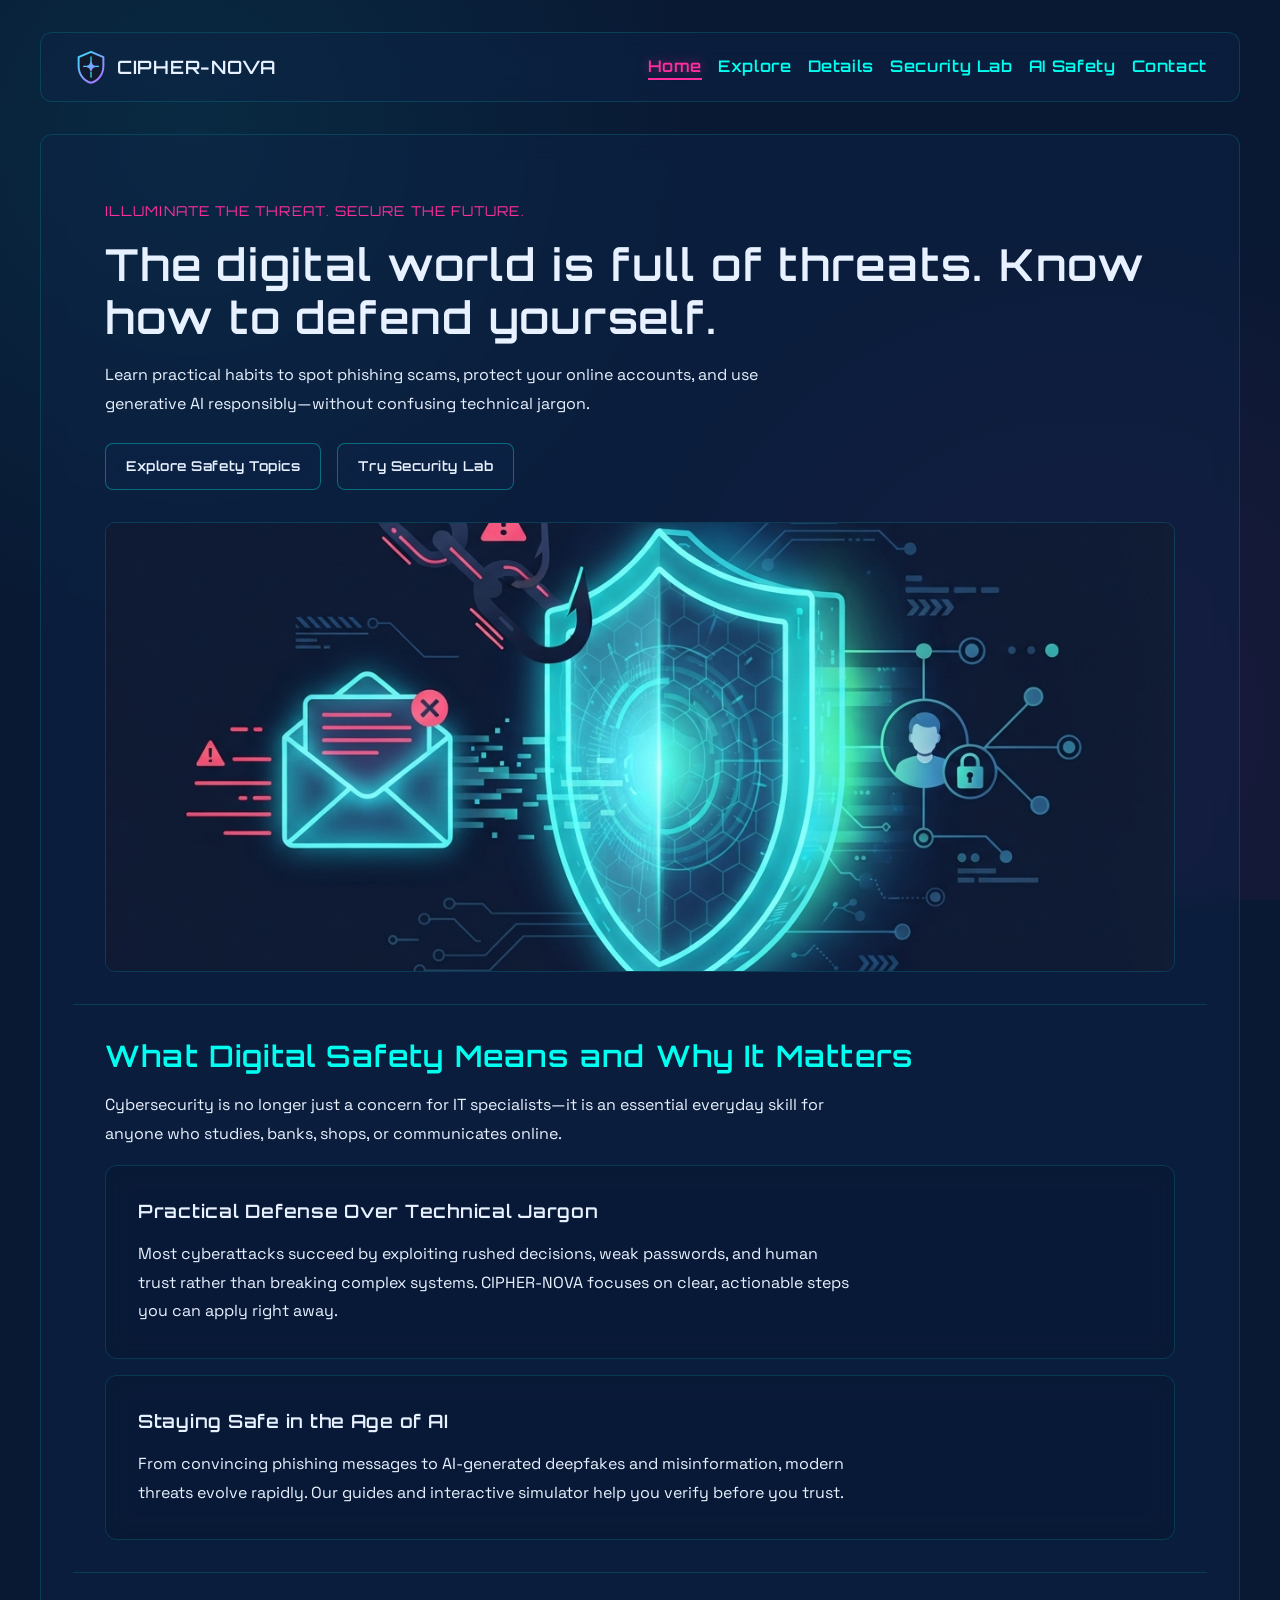
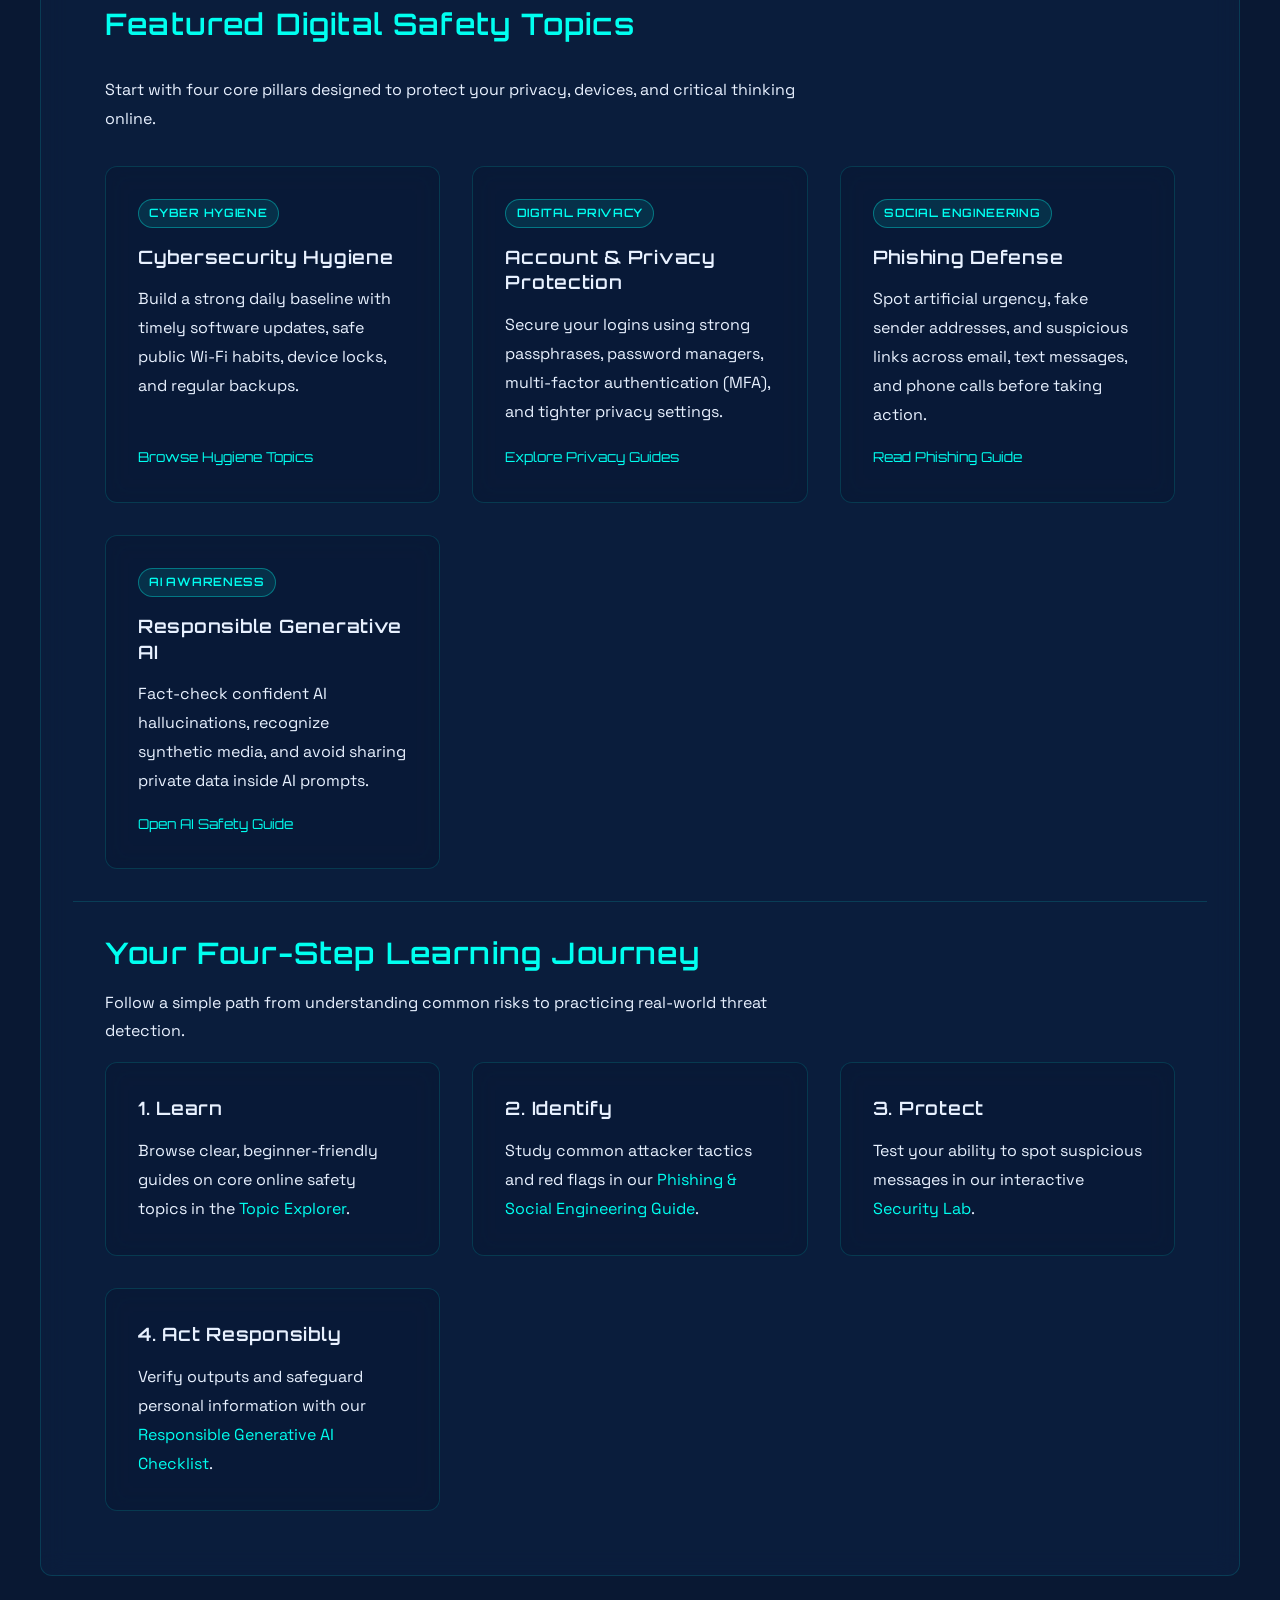
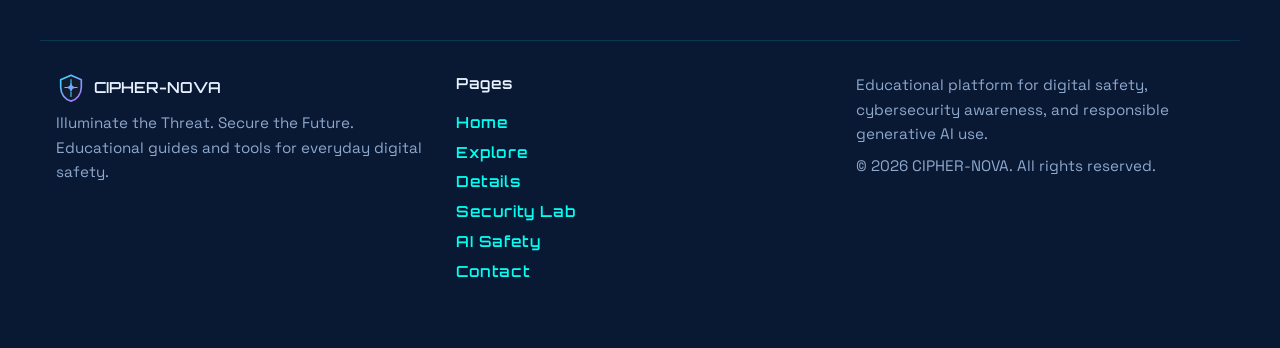
<file: index.html>
<!doctype html>
<html lang="en">
  <head>
    <meta charset="UTF-8" />
    <meta name="viewport" content="width=device-width, initial-scale=1.0" />
    <meta
      name="description"
      content="CIPHER-NOVA is a digital safety and cybersecurity awareness platform with practical guides, a phishing detection simulator, and responsible generative AI resources."
    />
    <link rel="stylesheet" href="css/global.css" />
    <link rel="stylesheet" href="css/components.css" />
    <title>CIPHER-NOVA | Digital Safety &amp; Cybersecurity Awareness</title>
  </head>
  <body>
    <header class="navbar">
      <a href="index.html" aria-label="CIPHER-NOVA Home" class="logo">
        <img
          src="assets/icons/cipher-nova-logo.svg"
          alt="CIPHER-NOVA Shield Logo"
          width="36"
          height="36"
        />
        <span>CIPHER-NOVA</span>
      </a>

      <nav aria-label="Primary Navigation">
        <ul>
          <li><a href="index.html" aria-current="page">Home</a></li>
          <li><a href="explore.html">Explore</a></li>
          <li><a href="details.html">Details</a></li>
          <li><a href="security-lab.html">Security Lab</a></li>
          <li><a href="ai-safety.html">AI Safety</a></li>
          <li><a href="contact.html">Contact</a></li>
        </ul>
      </nav>
    </header>

    <main>
      <section class="hero">
        <p>ILLUMINATE THE THREAT. SECURE THE FUTURE.</p>
        <h1>
          The digital world is full of threats. Know how to defend yourself.
        </h1>
        <p>
          Learn practical habits to spot phishing scams, protect your online
          accounts, and use generative AI responsibly—without confusing
          technical jargon.
        </p>
        <div>
          <a href="explore.html">Explore Safety Topics</a>
          <a href="security-lab.html">Try Security Lab</a>
        </div>
        <img
          src="assets/images/hero-secure.jpeg"
          alt="Digital shield protecting personal data and online accounts"
          width="600"
          height="450"
        />
      </section>

      <section class="intro">
        <h2>What Digital Safety Means and Why It Matters</h2>
        <p>
          Cybersecurity is no longer just a concern for IT specialists—it is an
          essential everyday skill for anyone who studies, banks, shops, or
          communicates online.
        </p>

        <article>
          <h3>Practical Defense Over Technical Jargon</h3>
          <p>
            Most cyberattacks succeed by exploiting rushed decisions, weak
            passwords, and human trust rather than breaking complex systems.
            CIPHER-NOVA focuses on clear, actionable steps you can apply right
            away.
          </p>
        </article>

        <article>
          <h3>Staying Safe in the Age of AI</h3>
          <p>
            From convincing phishing messages to AI-generated deepfakes and
            misinformation, modern threats evolve rapidly. Our guides and
            interactive simulator help you verify before you trust.
          </p>
        </article>
      </section>

      <section class="featured">
        <h2>Featured Digital Safety Topics</h2>
        <p>
          Start with four core pillars designed to protect your privacy,
          devices, and critical thinking online.
        </p>

        <article>
          <span>Cyber Hygiene</span>
          <h3>Cybersecurity Hygiene</h3>
          <p>
            Build a strong daily baseline with timely software updates, safe
            public Wi-Fi habits, device locks, and regular backups.
          </p>
          <a href="explore.html">Browse Hygiene Topics</a>
        </article>

        <article>
          <span>Digital Privacy</span>
          <h3>Account &amp; Privacy Protection</h3>
          <p>
            Secure your logins using strong passphrases, password managers,
            multi-factor authentication (MFA), and tighter privacy settings.
          </p>
          <a href="explore.html">Explore Privacy Guides</a>
        </article>

        <article>
          <span>Social Engineering</span>
          <h3>Phishing Defense</h3>
          <p>
            Spot artificial urgency, fake sender addresses, and suspicious links
            across email, text messages, and phone calls before taking action.
          </p>
          <a href="details.html">Read Phishing Guide</a>
        </article>

        <article>
          <span>AI Awareness</span>
          <h3>Responsible Generative AI</h3>
          <p>
            Fact-check confident AI hallucinations, recognize synthetic media,
            and avoid sharing private data inside AI prompts.
          </p>
          <a href="ai-safety.html">Open AI Safety Guide</a>
        </article>
      </section>

      <section class="purpose">
        <h2>Your Four-Step Learning Journey</h2>
        <p>
          Follow a simple path from understanding common risks to practicing
          real-world threat detection.
        </p>

        <ol>
          <li>
            <h3>1. Learn</h3>
            <p>
              Browse clear, beginner-friendly guides on core online safety
              topics in the <a href="explore.html">Topic Explorer</a>.
            </p>
          </li>
          <li>
            <h3>2. Identify</h3>
            <p>
              Study common attacker tactics and red flags in our
              <a href="details.html">Phishing &amp; Social Engineering Guide</a
              >.
            </p>
          </li>
          <li>
            <h3>3. Protect</h3>
            <p>
              Test your ability to spot suspicious messages in our interactive
              <a href="security-lab.html">Security Lab</a>.
            </p>
          </li>
          <li>
            <h3>4. Act Responsibly</h3>
            <p>
              Verify outputs and safeguard personal information with our
              <a href="ai-safety.html">Responsible Generative AI Checklist</a>.
            </p>
          </li>
        </ol>
      </section>
    </main>

    <footer>
      <div>
        <a href="index.html">
          <img
            src="assets/icons/cipher-nova-logo.svg"
            alt="CIPHER-NOVA Shield Logo"
            width="30"
            height="30"
          />
          <span>CIPHER-NOVA</span>
        </a>
        <p>
          Illuminate the Threat. Secure the Future. Educational guides and tools
          for everyday digital safety.
        </p>
      </div>

      <nav aria-label="Footer Navigation">
        <h3>Pages</h3>
        <ul>
          <li><a href="index.html">Home</a></li>
          <li><a href="explore.html">Explore</a></li>
          <li><a href="details.html">Details</a></li>
          <li><a href="security-lab.html">Security Lab</a></li>
          <li><a href="ai-safety.html">AI Safety</a></li>
          <li><a href="contact.html">Contact</a></li>
        </ul>
      </nav>

      <div>
        <p>
          Educational platform for digital safety, cybersecurity awareness, and
          responsible generative AI use.
        </p>
        <p>&copy; 2026 CIPHER-NOVA. All rights reserved.</p>
      </div>
    </footer>
  </body>
</html>
</file>
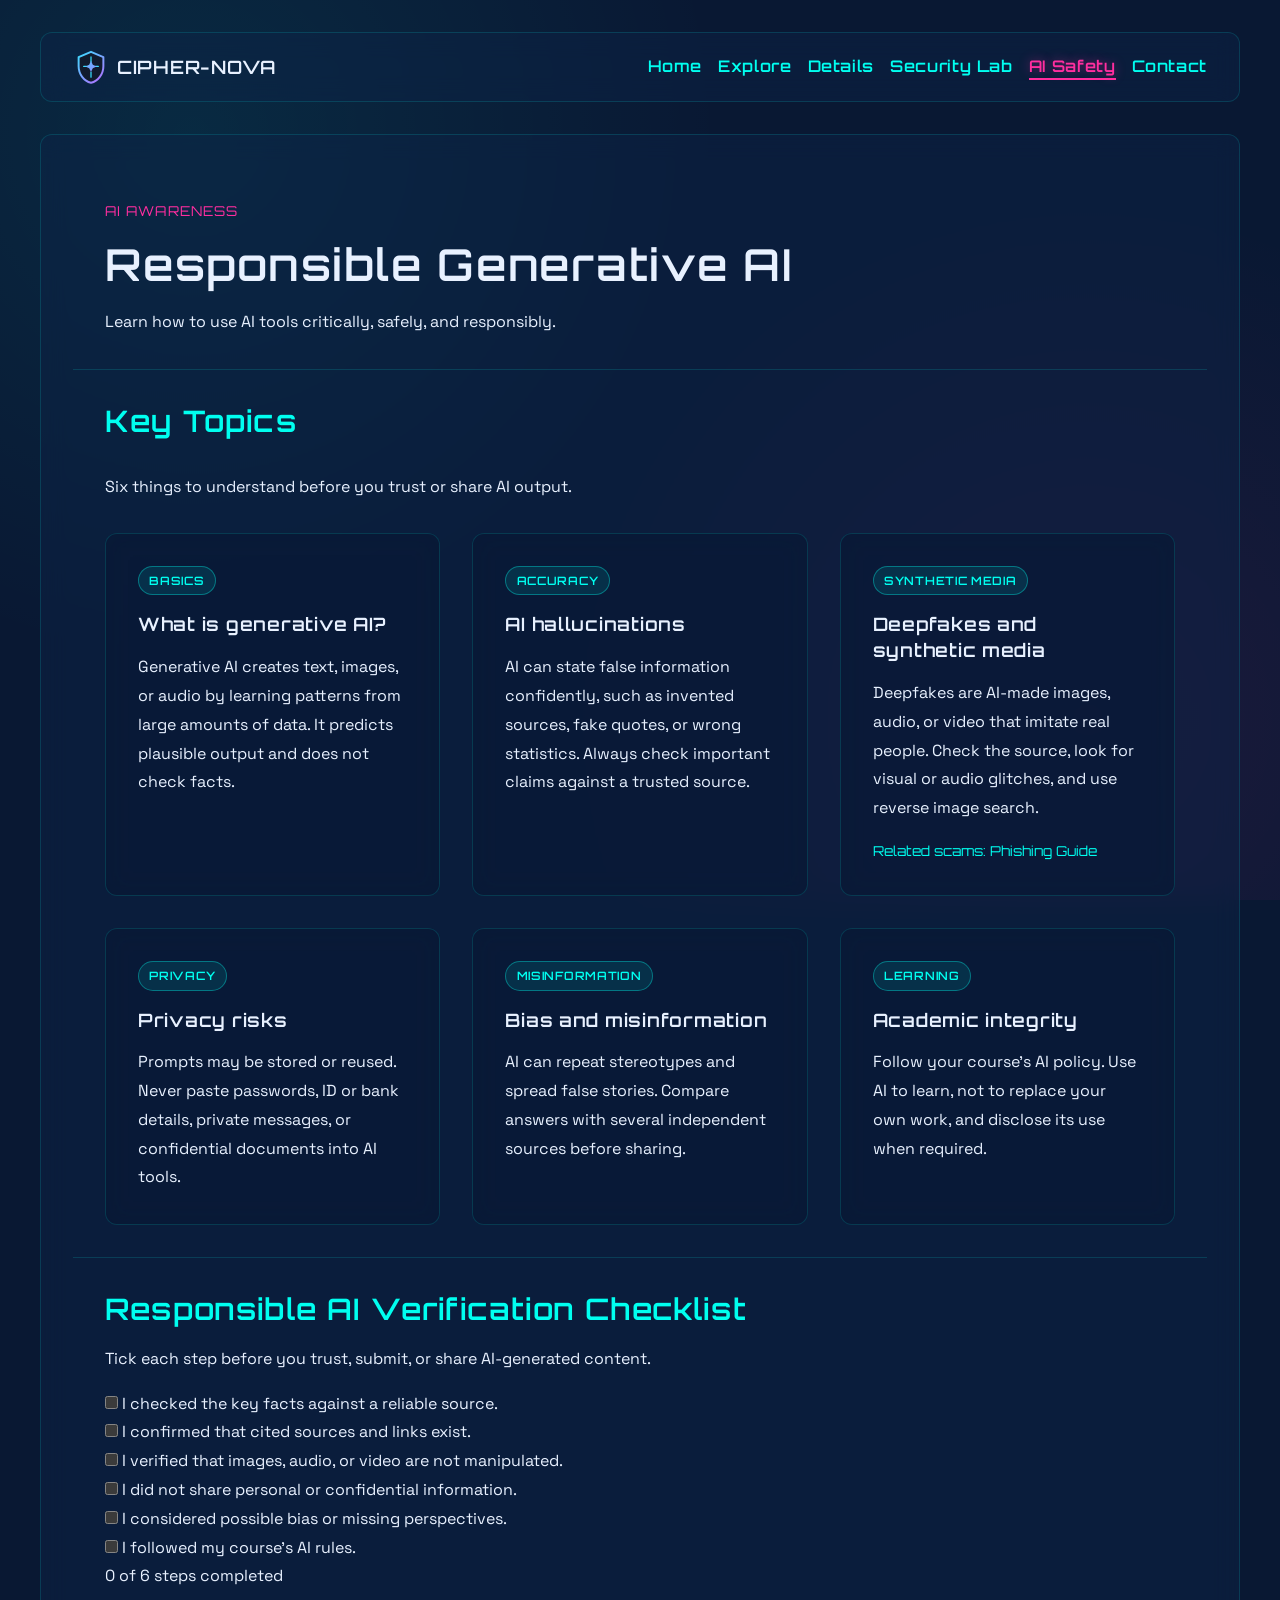
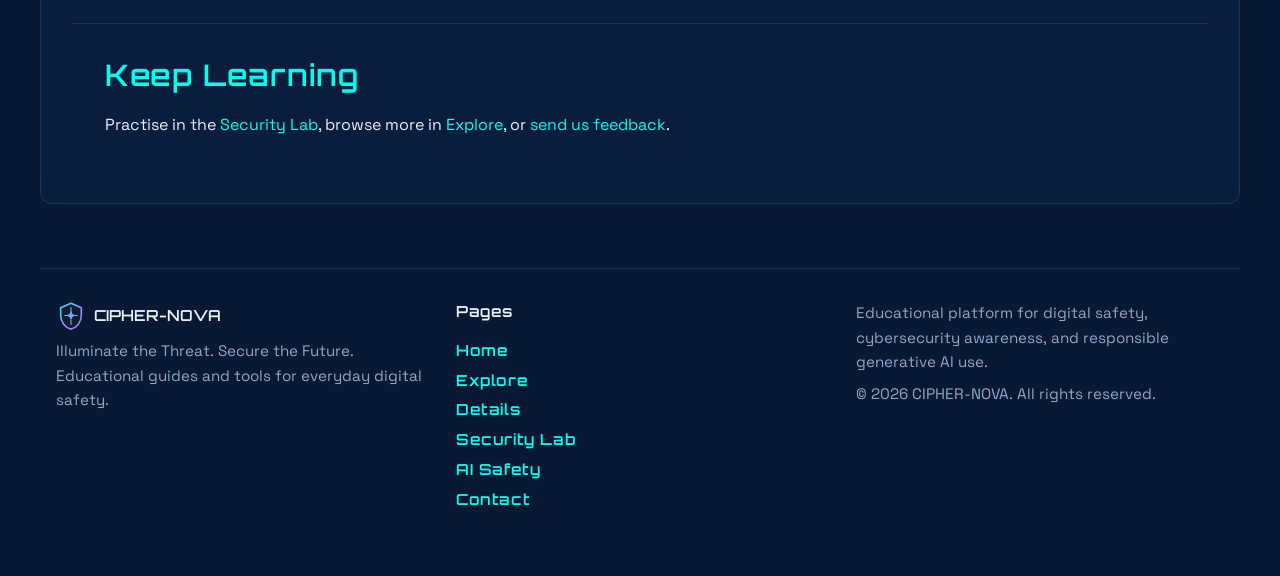
<file: ai-safety.html>
<!doctype html>
<html lang="en">
  <head>
    <meta charset="UTF-8" />
    <meta name="viewport" content="width=device-width, initial-scale=1.0" />
    <meta
      name="description"
      content="Learn how generative AI works, where it fails, and how to verify AI output before you trust or share it."
    />
    <link rel="stylesheet" href="css/global.css" />
    <link rel="stylesheet" href="css/components.css" />
    
    <title>Responsible Generative AI | CIPHER-NOVA</title>
  </head>
  <body>
    <header class="navbar">
      <a href="index.html" aria-label="CIPHER-NOVA Home" class="logo">
        <img
          src="assets/icons/cipher-nova-logo.svg"
          alt="CIPHER-NOVA Shield Logo"
          width="36"
          height="36"
        />
        <span>CIPHER-NOVA</span>
      </a>

      <nav aria-label="Primary Navigation">
        <ul>
          <li><a href="index.html">Home</a></li>
          <li><a href="explore.html">Explore</a></li>
          <li><a href="details.html">Details</a></li>
          <li><a href="security-lab.html">Security Lab</a></li>
          <li><a href="ai-safety.html" aria-current="page">AI Safety</a></li>
          <li><a href="contact.html">Contact</a></li>
        </ul>
      </nav>
    </header>

    <main>
      <section class="hero">
        <p>AI AWARENESS</p>
        <h1>Responsible Generative AI</h1>
        <p>Learn how to use AI tools critically, safely, and responsibly.</p>
      </section>

      <section class="featured">
        <h2>Key Topics</h2>
        <p>Six things to understand before you trust or share AI output.</p>

        <article id="what-is-genai">
          <span>Basics</span>
          <h3>What is generative AI?</h3>
          <p>
            Generative AI creates text, images, or audio by learning patterns
            from large amounts of data. It predicts plausible output and does
            not check facts.
          </p>
        </article>

        <article id="hallucinations">
          <span>Accuracy</span>
          <h3>AI hallucinations</h3>
          <p>
            AI can state false information confidently, such as invented
            sources, fake quotes, or wrong statistics. Always check important
            claims against a trusted source.
          </p>
        </article>

        <article id="deepfakes">
          <span>Synthetic Media</span>
          <h3>Deepfakes and synthetic media</h3>
          <p>
            Deepfakes are AI-made images, audio, or video that imitate real
            people. Check the source, look for visual or audio glitches, and use
            reverse image search.
          </p>
          <a href="details.html">Related scams: Phishing Guide</a>
        </article>

        <article id="privacy">
          <span>Privacy</span>
          <h3>Privacy risks</h3>
          <p>
            Prompts may be stored or reused. Never paste passwords, ID or bank
            details, private messages, or confidential documents into AI tools.
          </p>
        </article>

        <article id="bias">
          <span>Misinformation</span>
          <h3>Bias and misinformation</h3>
          <p>
            AI can repeat stereotypes and spread false stories. Compare answers
            with several independent sources before sharing.
          </p>
        </article>

        <article id="integrity">
          <span>Learning</span>
          <h3>Academic integrity</h3>
          <p>
            Follow your course's AI policy. Use AI to learn, not to replace your
            own work, and disclose its use when required.
          </p>
        </article>
      </section>

      <section id="checklist">
        <h2>Responsible AI Verification Checklist</h2>
        <p>Tick each step before you trust, submit, or share AI-generated content.</p>

        <form id="ai-checklist">
          <ul class="checklist">
            <li>
              <input type="checkbox" id="check-1" />
              <label for="check-1">I checked the key facts against a reliable source.</label>
            </li>
            <li>
              <input type="checkbox" id="check-2" />
              <label for="check-2">I confirmed that cited sources and links exist.</label>
            </li>
            <li>
              <input type="checkbox" id="check-3" />
              <label for="check-3">I verified that images, audio, or video are not manipulated.</label>
            </li>
            <li>
              <input type="checkbox" id="check-4" />
              <label for="check-4">I did not share personal or confidential information.</label>
            </li>
            <li>
              <input type="checkbox" id="check-5" />
              <label for="check-5">I considered possible bias or missing perspectives.</label>
            </li>
            <li>
              <input type="checkbox" id="check-6" />
              <label for="check-6">I followed my course's AI rules.</label>
            </li>
          </ul>

          <p id="checklist-summary" role="status">0 of 6 steps completed</p>
        </form>
      </section>

      <section>
        <h2>Keep Learning</h2>
        <p>
          Practise in the <a href="security-lab.html">Security Lab</a>, browse
          more in <a href="explore.html">Explore</a>, or
          <a href="contact.html">send us feedback</a>.
        </p>
      </section>
    </main>

    <footer>
      <div>
        <a href="index.html">
          <img
            src="assets/icons/cipher-nova-logo.svg"
            alt="CIPHER-NOVA Shield Logo"
            width="30"
            height="30"
          />
          <span>CIPHER-NOVA</span>
        </a>
        <p>
          Illuminate the Threat. Secure the Future. Educational guides and tools
          for everyday digital safety.
        </p>
      </div>

      <nav aria-label="Footer Navigation">
        <h3>Pages</h3>
        <ul>
          <li><a href="index.html">Home</a></li>
          <li><a href="explore.html">Explore</a></li>
          <li><a href="details.html">Details</a></li>
          <li><a href="security-lab.html">Security Lab</a></li>
          <li><a href="ai-safety.html">AI Safety</a></li>
          <li><a href="contact.html">Contact</a></li>
        </ul>
      </nav>

      <div>
        <p>
          Educational platform for digital safety, cybersecurity awareness, and
          responsible generative AI use.
        </p>
        <p>&copy; 2026 CIPHER-NOVA. All rights reserved.</p>
      </div>
    </footer>

    <script src="js/ai-safety.js" defer></script>
  </body>
</html>
</file>
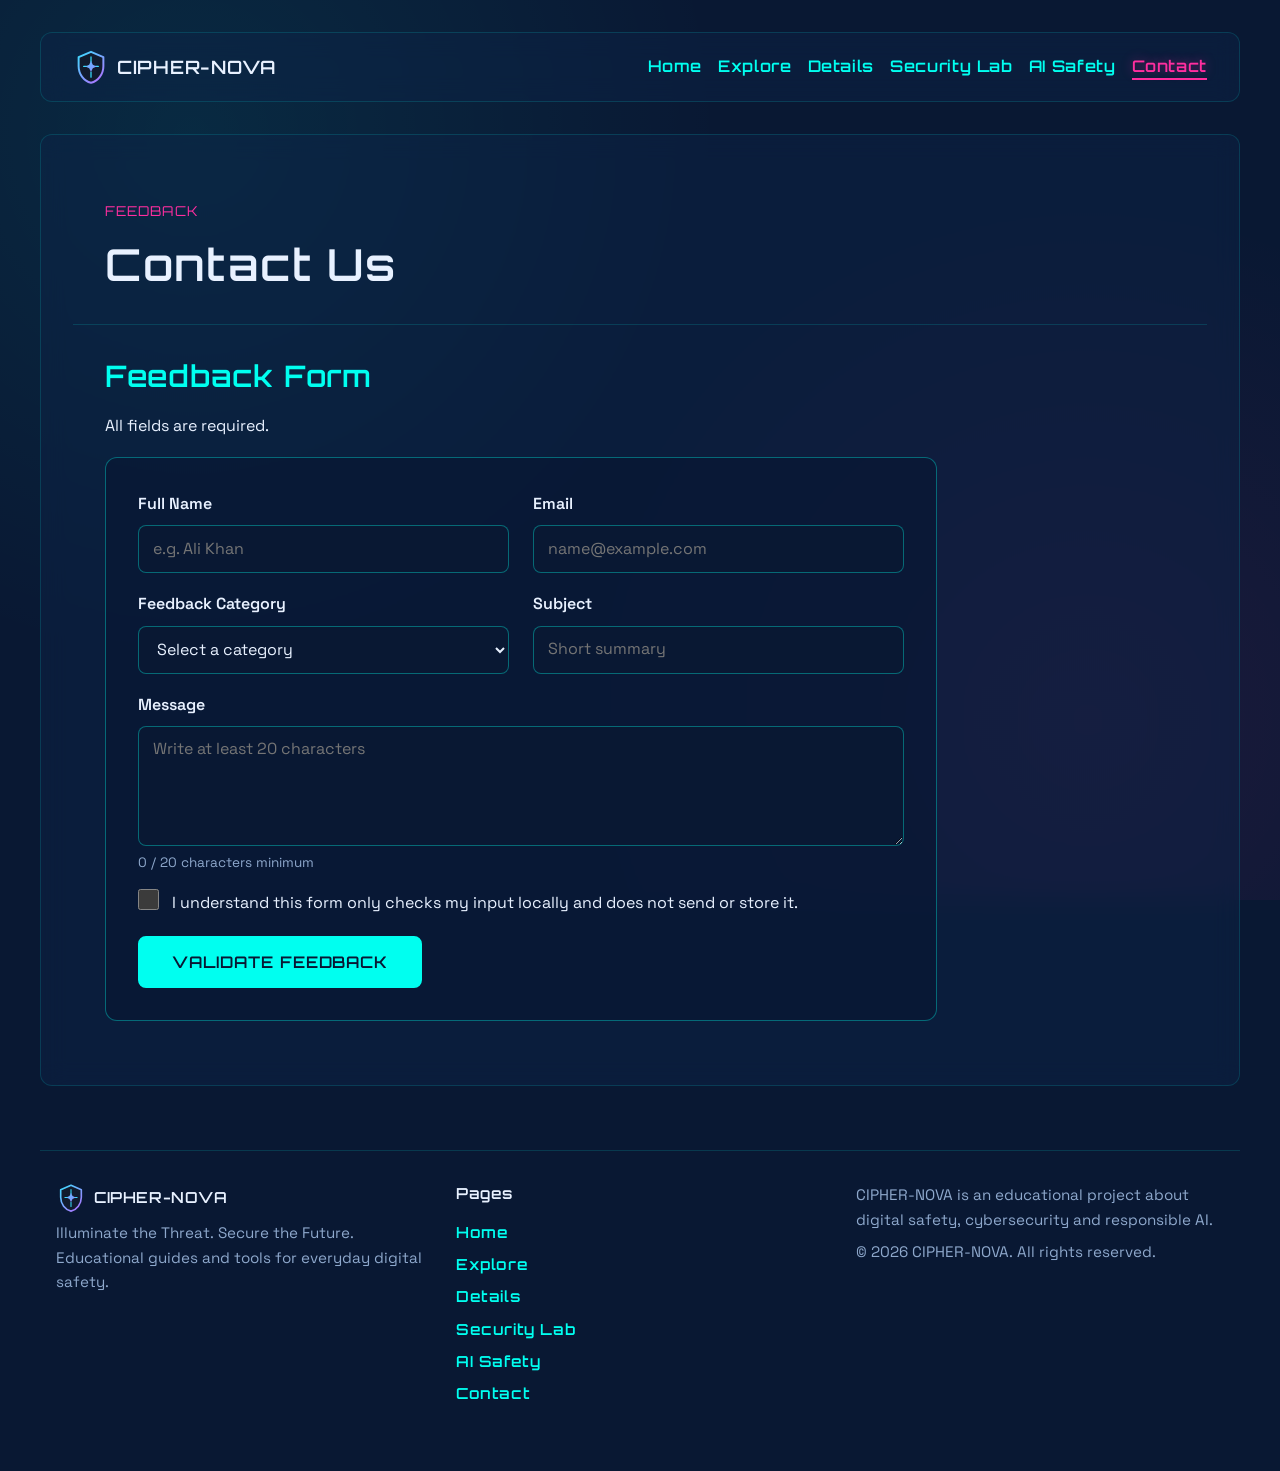
<file: contact.html>
<!doctype html>
<html lang="en">
<head>
  <meta charset="UTF-8">
  <meta name="viewport" content="width=device-width, initial-scale=1.0">
  <title>Contact | CIPHER-NOVA</title>
  <meta name="description" content="Send feedback about CIPHER-NOVA. The form is validated locally in your browser only.">
  <link rel="stylesheet" href="css/global.css">
  <link rel="stylesheet" href="css/components.css">
  <link rel="stylesheet" href="css/contact.css">
</head>
<body>

  <header class="navbar">
    <a href="index.html" aria-label="CIPHER-NOVA Home" class="logo">
      <img src="assets/icons/cipher-nova-logo.svg" alt="CIPHER-NOVA Shield Logo" width="36" height="36">
      <span>CIPHER-NOVA</span>
    </a>

    <nav aria-label="Primary Navigation">
      <ul>
        <li><a href="index.html">Home</a></li>
        <li><a href="explore.html">Explore</a></li>
        <li><a href="details.html">Details</a></li>
        <li><a href="security-lab.html">Security Lab</a></li>
        <li><a href="ai-safety.html">AI Safety</a></li>
        <li><a href="contact.html" aria-current="page">Contact</a></li>
      </ul>
    </nav>
  </header>

  <main>
    <section class="hero">
      <p>FEEDBACK</p>
      <h1>Contact Us</h1>
    </section>

    <section>
      <h2>Feedback Form</h2>
      <p>All fields are required.</p>

      <div id="form-status" role="status" aria-live="polite" tabindex="-1"></div>

      <form id="feedback-form" novalidate>

        <div>
          <label for="fullName">Full Name</label>
          <input type="text" id="fullName" name="fullName" placeholder="e.g. Ali Khan"
                 autocomplete="name" aria-describedby="fullName-error" required>
          <p id="fullName-error"></p>
        </div>

        <div>
          <label for="email">Email</label>
          <input type="email" id="email" name="email" placeholder="name@example.com"
                 autocomplete="email" aria-describedby="email-error" required>
          <p id="email-error"></p>
        </div>

        <div>
          <label for="category">Feedback Category</label>
          <select id="category" name="category" aria-describedby="category-error" required>
            <option value="">Select a category</option>
            <option value="content">Content</option>
            <option value="design">Design</option>
            <option value="security-lab">Security Lab</option>
            <option value="ai-safety">AI Safety</option>
            <option value="bug">Bug report</option>
            <option value="other">Other</option>
          </select>
          <p id="category-error"></p>
        </div>

        <div>
          <label for="subject">Subject</label>
          <input type="text" id="subject" name="subject" placeholder="Short summary"
                 aria-describedby="subject-error" required>
          <p id="subject-error"></p>
        </div>

        <div>
          <label for="message">Message</label>
          <textarea id="message" name="message" rows="5" placeholder="Write at least 20 characters"
                    aria-describedby="message-hint message-error" required></textarea>
          <p id="message-hint">0 / 20 characters minimum</p>
          <p id="message-error"></p>
        </div>

        <div>
          <input type="checkbox" id="consent" name="consent"
                 aria-describedby="consent-error" required>
          <label for="consent">I understand this form only checks my input locally and does not send or store it.</label>
          <p id="consent-error"></p>
        </div>

        <button type="submit">Validate feedback</button>
      </form>
    </section>
  </main>

  <footer>
    <div>
      <a href="index.html" aria-label="CIPHER-NOVA Home" class="logo">
        <img src="assets/icons/cipher-nova-logo.svg" alt="CIPHER-NOVA Shield Logo" width="30" height="30">
        <span>CIPHER-NOVA</span>
      </a>
      <p>Illuminate the Threat. Secure the Future. Educational guides and tools for everyday digital safety.</p>
    </div>
    <nav aria-label="Footer Navigation">
      <h3>Pages</h3>
      <a href="index.html">Home</a>
      <a href="explore.html">Explore</a>
      <a href="details.html">Details</a>
      <a href="security-lab.html">Security Lab</a>
      <a href="ai-safety.html">AI Safety</a>
      <a href="contact.html" aria-current="page">Contact</a>
    </nav>
    <div>
      <p>CIPHER-NOVA is an educational project about digital safety, cybersecurity and responsible AI.</p>
      <p>&copy; 2026 CIPHER-NOVA. All rights reserved.</p>
    </div>
  </footer>

  <script src="js/validation.js" defer></script>
  <script src="js/contact.js" defer></script>
</body>
</html>
</file>
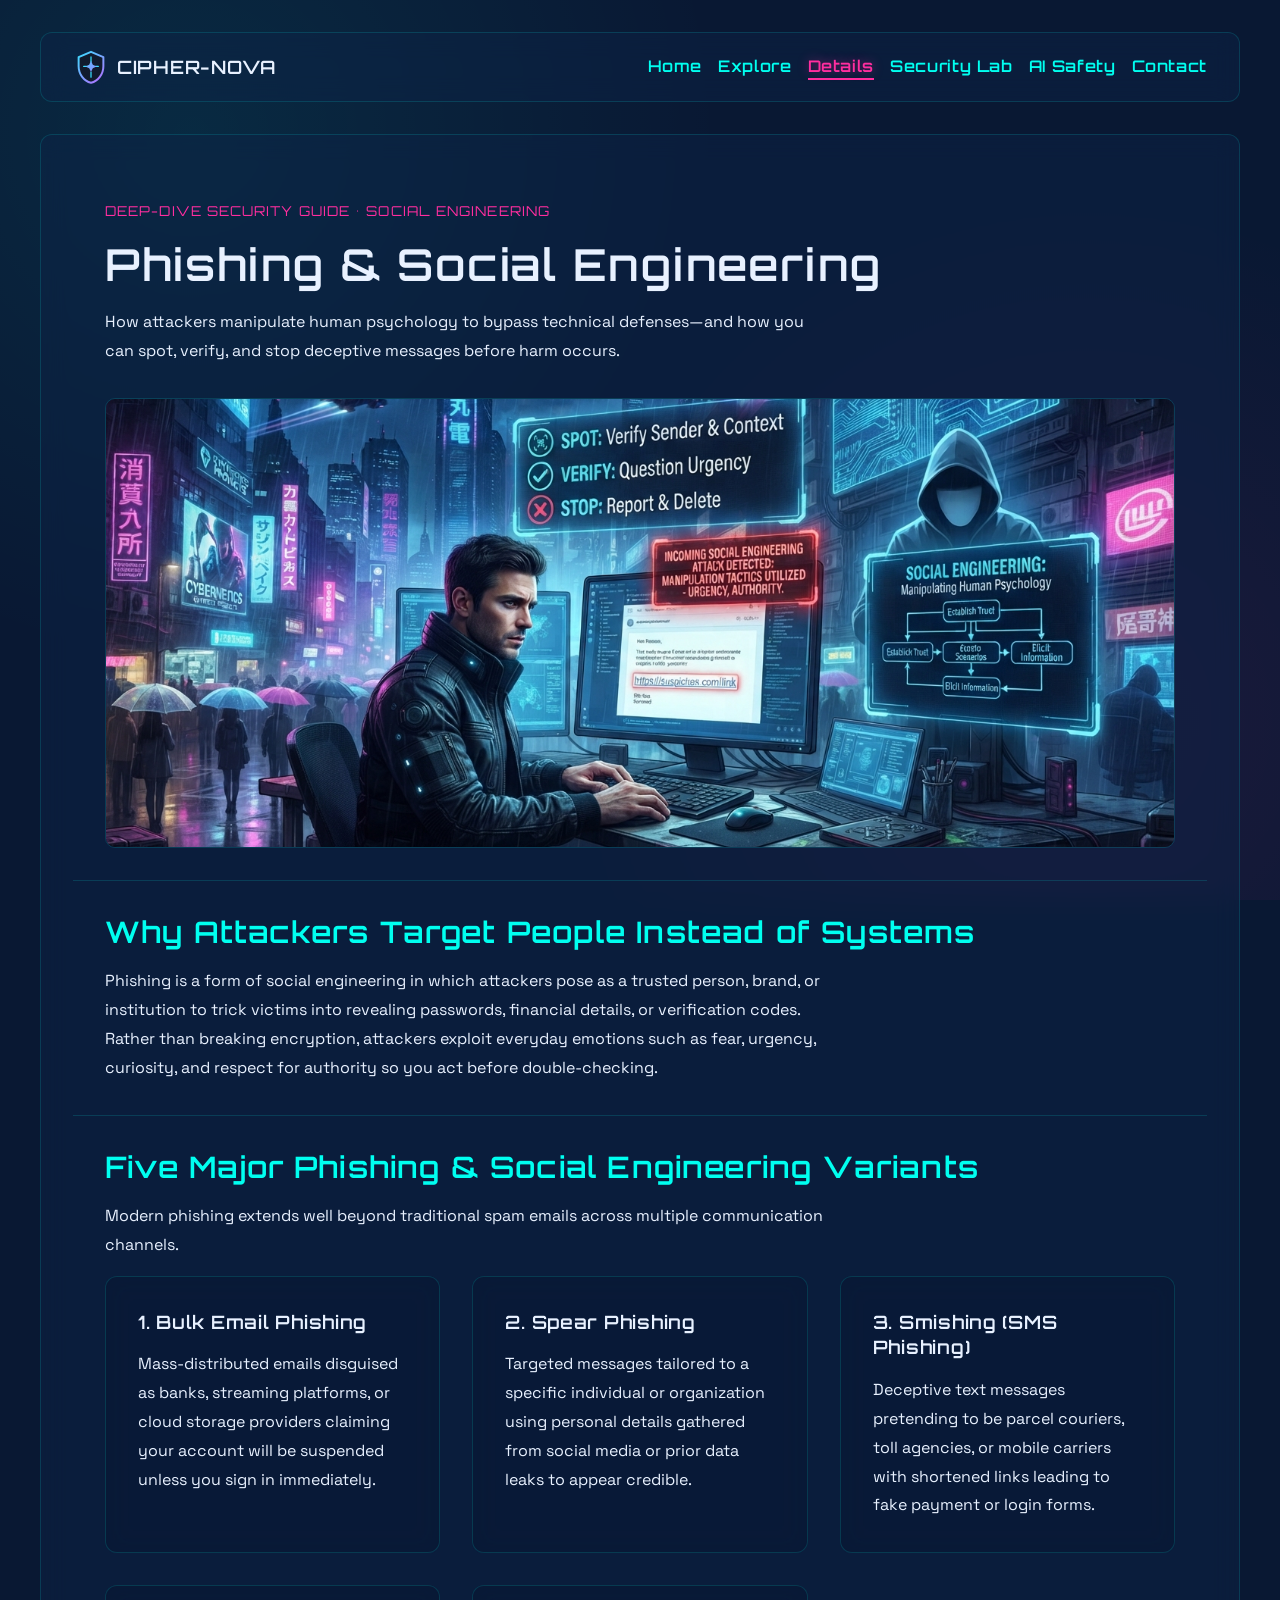
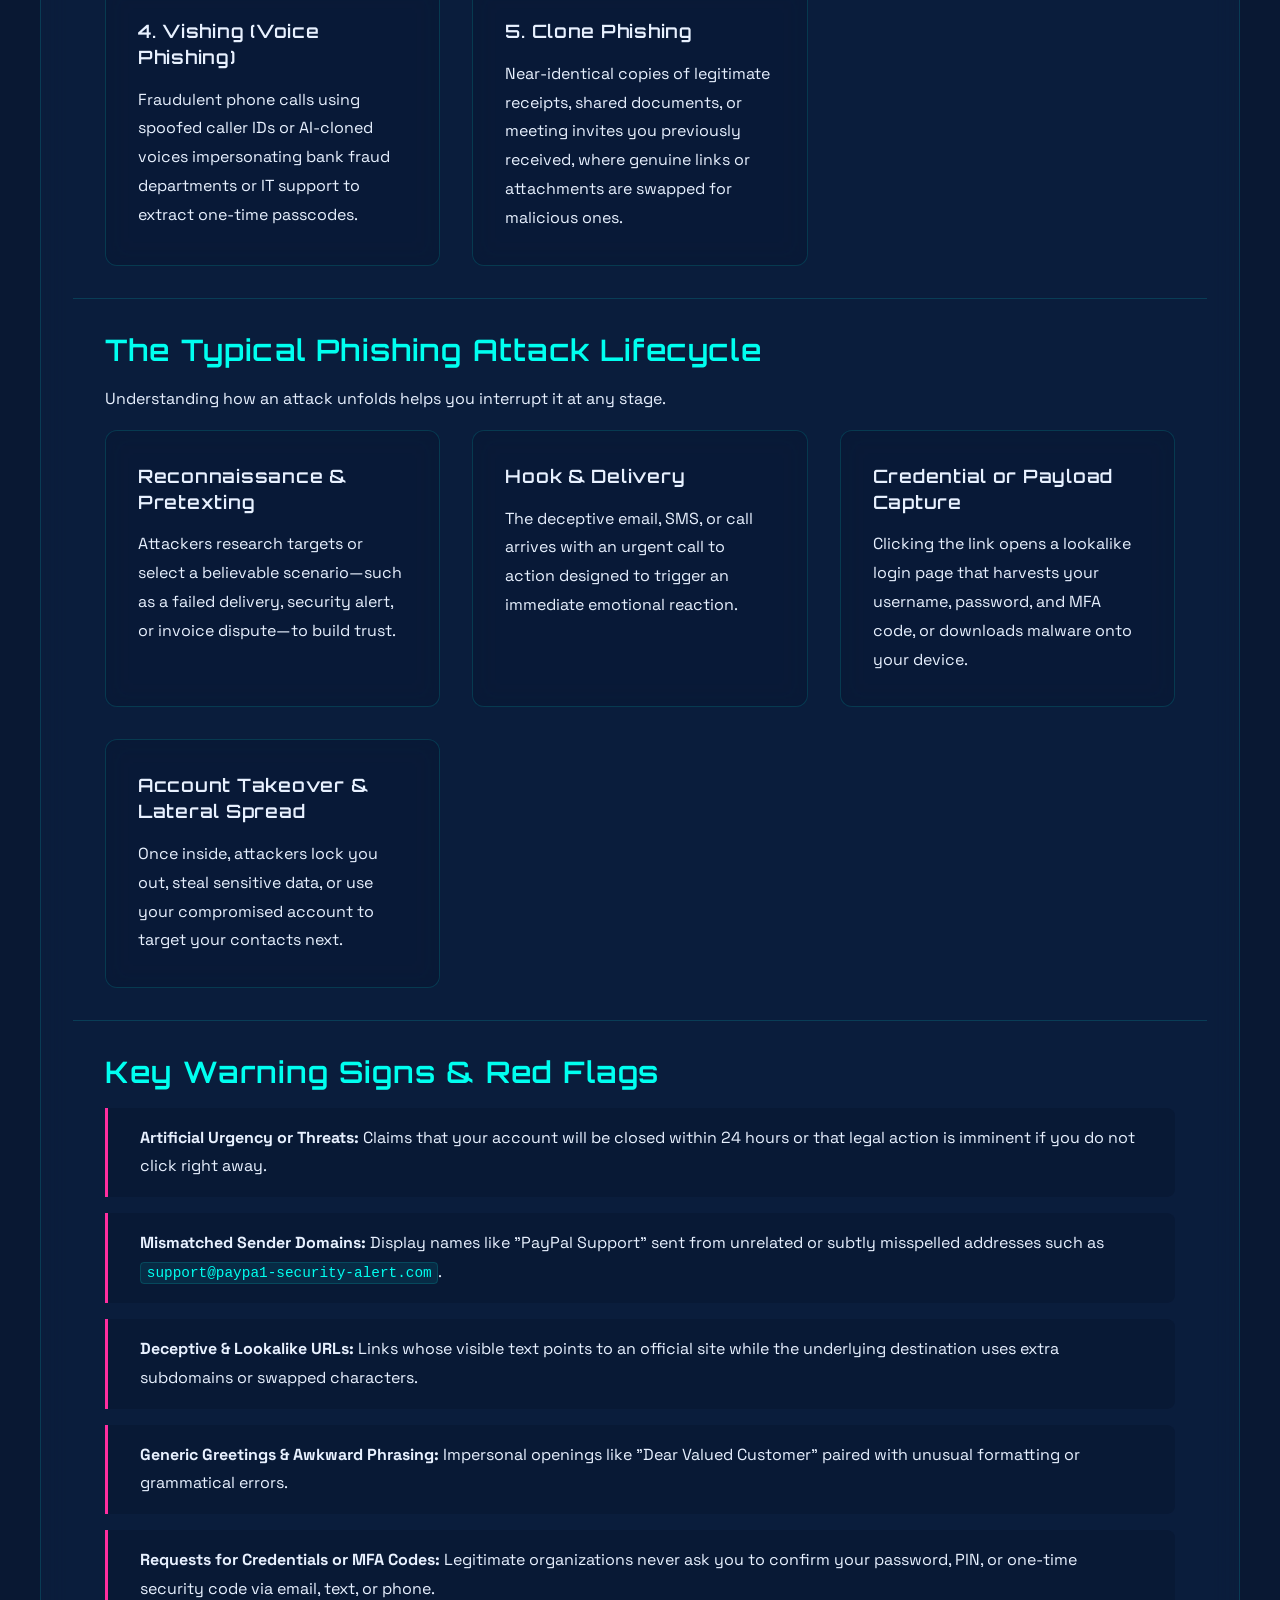
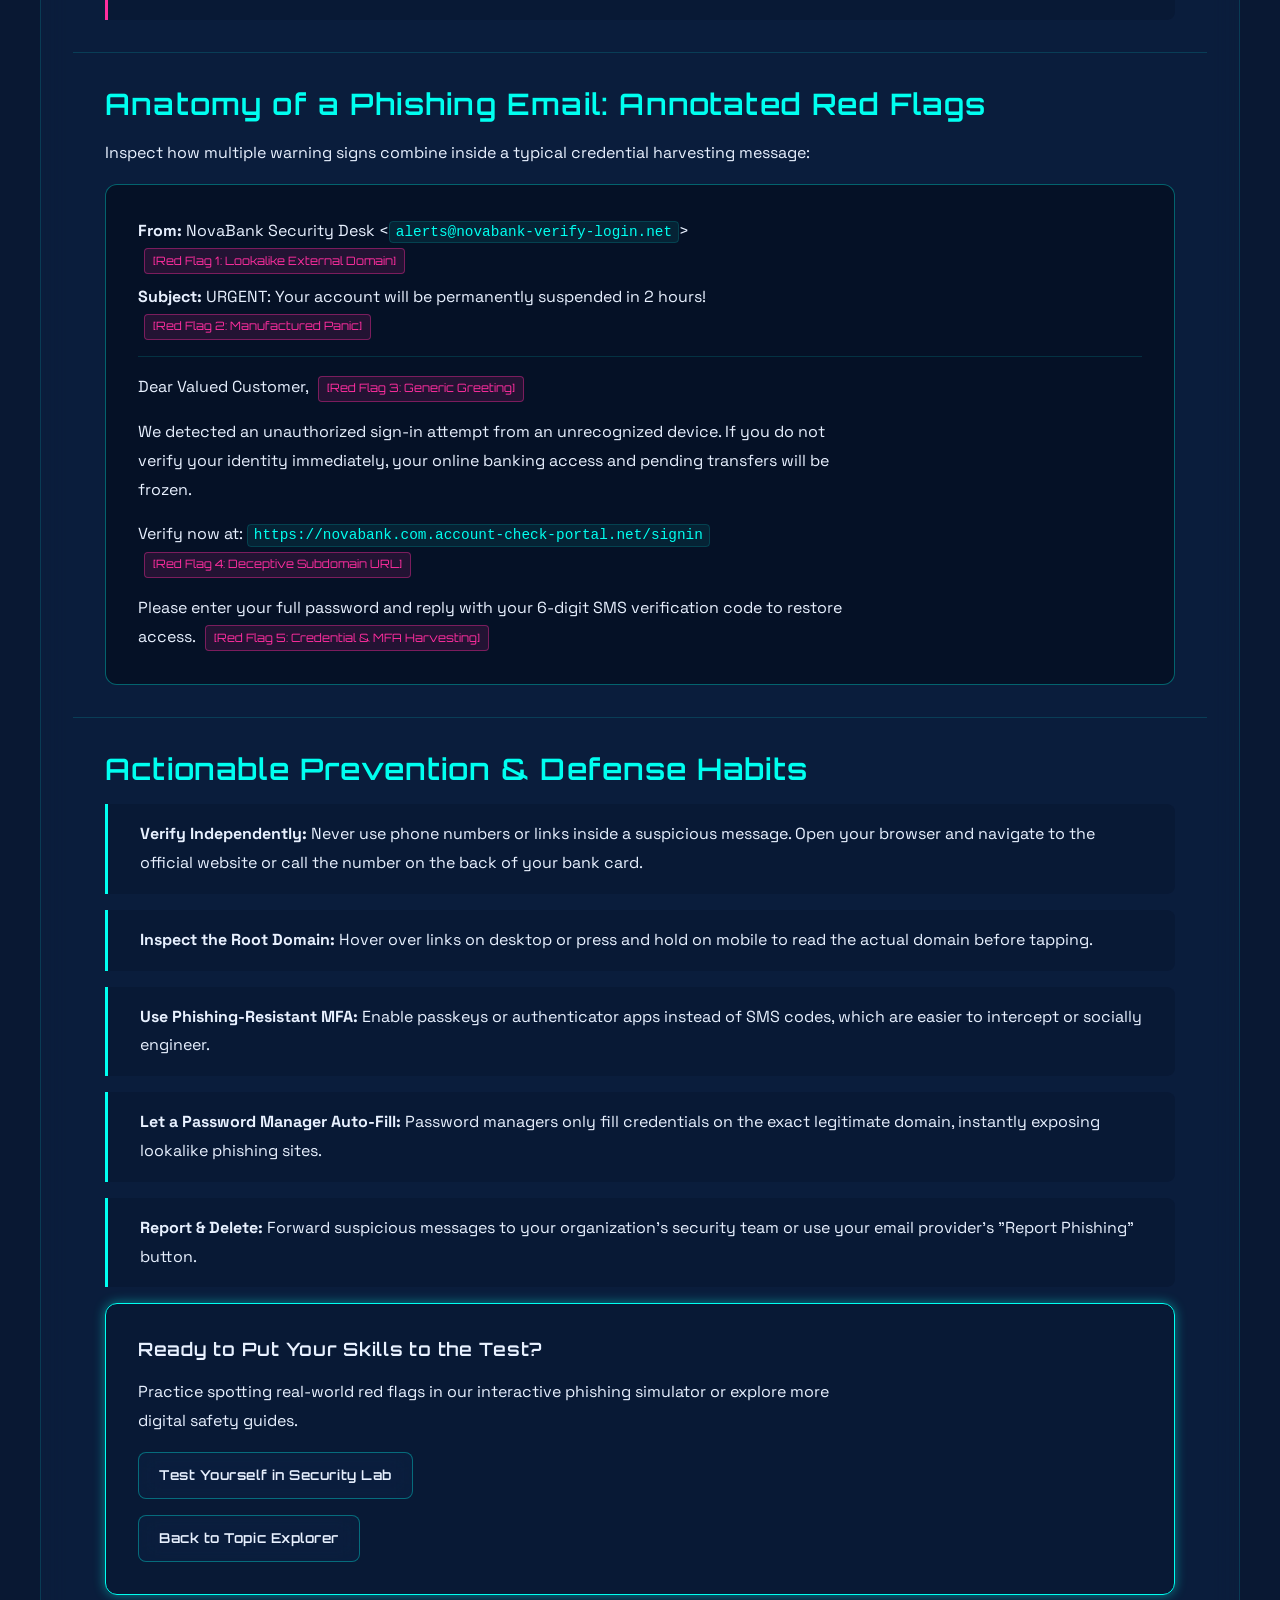
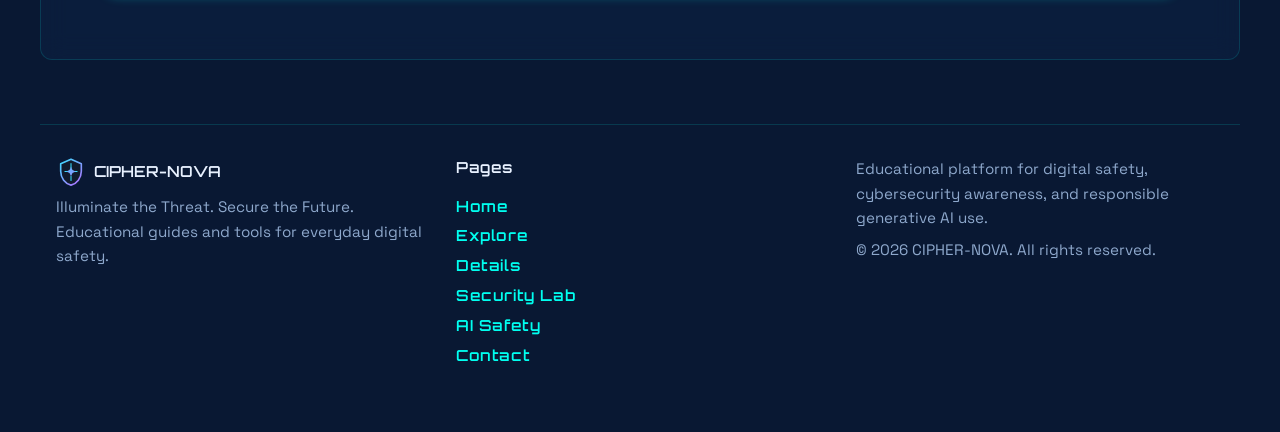
<file: details.html>
<!doctype html>
<html lang="en">
  <head>
    <meta charset="UTF-8" />
    <meta name="viewport" content="width=device-width, initial-scale=1.0" />
    <meta
      name="description"
      content="In-depth CIPHER-NOVA educational guide on phishing and social engineering, covering attack variants, lifecycle stages, warning signs, and actionable prevention steps."
    />
    <link rel="stylesheet" href="css/global.css" />
    <link rel="stylesheet" href="css/components.css" />
    <title>CIPHER-NOVA | Phishing &amp; Social Engineering Guide</title>
  </head>
  <body>
    <header class="navbar">
      <a href="index.html" aria-label="CIPHER-NOVA Home" class="logo">
        <img
          src="assets/icons/cipher-nova-logo.svg"
          alt="CIPHER-NOVA Shield Logo"
        />
        <span>CIPHER-NOVA</span>
      </a>

      <nav aria-label="Primary Navigation">
        <ul>
          <li><a href="index.html">Home</a></li>
          <li><a href="explore.html">Explore</a></li>
          <li><a href="details.html" aria-current="page">Details</a></li>
          <li><a href="security-lab.html">Security Lab</a></li>
          <li><a href="ai-safety.html">AI Safety</a></li>
          <li><a href="contact.html">Contact</a></li>
        </ul>
      </nav>
    </header>

    <main>
      <section class="details-hero">
        <p>DEEP-DIVE SECURITY GUIDE &bull; SOCIAL ENGINEERING</p>
        <h1>Phishing &amp; Social Engineering</h1>
        <p>
          How attackers manipulate human psychology to bypass technical
          defenses—and how you can spot, verify, and stop deceptive messages
          before harm occurs.
        </p>
        <img
          src="assets/images/detailspage.jpg"
          alt="Cybersecurity barrier blocking a suspicious phishing message and deceptive link"
          width="600"
          height="450"
        />
      </section>

      <section class="psychology-section">
        <h2>Why Attackers Target People Instead of Systems</h2>
        <p>
          Phishing is a form of social engineering in which attackers pose as a
          trusted person, brand, or institution to trick victims into revealing
          passwords, financial details, or verification codes. Rather than
          breaking encryption, attackers exploit everyday emotions such as fear,
          urgency, curiosity, and respect for authority so you act before
          double-checking.
        </p>
      </section>

      <section class="variants-section">
        <h2>Five Major Phishing &amp; Social Engineering Variants</h2>
        <p>
          Modern phishing extends well beyond traditional spam emails across
          multiple communication channels.
        </p>

        <div class="variants-grid">
          <article class="variant-card">
            <h3>1. Bulk Email Phishing</h3>
            <p>
              Mass-distributed emails disguised as banks, streaming platforms,
              or cloud storage providers claiming your account will be suspended
              unless you sign in immediately.
            </p>
          </article>

          <article class="variant-card">
            <h3>2. Spear Phishing</h3>
            <p>
              Targeted messages tailored to a specific individual or
              organization using personal details gathered from social media or
              prior data leaks to appear credible.
            </p>
          </article>

          <article class="variant-card">
            <h3>3. Smishing (SMS Phishing)</h3>
            <p>
              Deceptive text messages pretending to be parcel couriers, toll
              agencies, or mobile carriers with shortened links leading to fake
              payment or login forms.
            </p>
          </article>

          <article class="variant-card">
            <h3>4. Vishing (Voice Phishing)</h3>
            <p>
              Fraudulent phone calls using spoofed caller IDs or AI-cloned
              voices impersonating bank fraud departments or IT support to
              extract one-time passcodes.
            </p>
          </article>

          <article class="variant-card">
            <h3>5. Clone Phishing</h3>
            <p>
              Near-identical copies of legitimate receipts, shared documents, or
              meeting invites you previously received, where genuine links or
              attachments are swapped for malicious ones.
            </p>
          </article>
        </div>
      </section>

      <section class="lifecycle-section">
        <h2>The Typical Phishing Attack Lifecycle</h2>
        <p>
          Understanding how an attack unfolds helps you interrupt it at any
          stage.
        </p>

        <ol class="lifecycle-steps">
          <li>
            <h3>Reconnaissance &amp; Pretexting</h3>
            <p>
              Attackers research targets or select a believable scenario—such as
              a failed delivery, security alert, or invoice dispute—to build
              trust.
            </p>
          </li>
          <li>
            <h3>Hook &amp; Delivery</h3>
            <p>
              The deceptive email, SMS, or call arrives with an urgent call to
              action designed to trigger an immediate emotional reaction.
            </p>
          </li>
          <li>
            <h3>Credential or Payload Capture</h3>
            <p>
              Clicking the link opens a lookalike login page that harvests your
              username, password, and MFA code, or downloads malware onto your
              device.
            </p>
          </li>
          <li>
            <h3>Account Takeover &amp; Lateral Spread</h3>
            <p>
              Once inside, attackers lock you out, steal sensitive data, or use
              your compromised account to target your contacts next.
            </p>
          </li>
        </ol>
      </section>

      <section class="warning-signs-section">
        <h2>Key Warning Signs &amp; Red Flags</h2>
        <ul>
          <li>
            <strong>Artificial Urgency or Threats:</strong> Claims that your
            account will be closed within 24 hours or that legal action is
            imminent if you do not click right away.
          </li>
          <li>
            <strong>Mismatched Sender Domains:</strong> Display names like
            "PayPal Support" sent from unrelated or subtly misspelled addresses
            such as <code>support@paypa1-security-alert.com</code>.
          </li>
          <li>
            <strong>Deceptive &amp; Lookalike URLs:</strong> Links whose visible
            text points to an official site while the underlying destination
            uses extra subdomains or swapped characters.
          </li>
          <li>
            <strong>Generic Greetings &amp; Awkward Phrasing:</strong>
            Impersonal openings like "Dear Valued Customer" paired with unusual
            formatting or grammatical errors.
          </li>
          <li>
            <strong>Requests for Credentials or MFA Codes:</strong> Legitimate
            organizations never ask you to confirm your password, PIN, or
            one-time security code via email, text, or phone.
          </li>
        </ul>
      </section>

      <section class="annotated-example-section">
        <h2>Anatomy of a Phishing Email: Annotated Red Flags</h2>
        <p>
          Inspect how multiple warning signs combine inside a typical credential
          harvesting message:
        </p>

        <article class="sample-message">
          <header class="sample-meta">
            <p>
              <strong>From:</strong> NovaBank Security Desk
              &lt;<code>alerts@novabank-verify-login.net</code>&gt;
              <span class="flag-tag"
                >[Red Flag 1: Lookalike External Domain]</span
              >
            </p>
            <p>
              <strong>Subject:</strong> URGENT: Your account will be permanently
              suspended in 2 hours!
              <span class="flag-tag">[Red Flag 2: Manufactured Panic]</span>
            </p>
          </header>

          <div class="sample-body">
            <p>
              Dear Valued Customer,
              <span class="flag-tag">[Red Flag 3: Generic Greeting]</span>
            </p>
            <p>
              We detected an unauthorized sign-in attempt from an unrecognized
              device. If you do not verify your identity immediately, your
              online banking access and pending transfers will be frozen.
            </p>
            <p>
              Verify now at:
              <code>https://novabank.com.account-check-portal.net/signin</code>
              <span class="flag-tag"
                >[Red Flag 4: Deceptive Subdomain URL]</span
              >
            </p>
            <p>
              Please enter your full password and reply with your 6-digit SMS
              verification code to restore access.
              <span class="flag-tag"
                >[Red Flag 5: Credential &amp; MFA Harvesting]</span
              >
            </p>
          </div>
        </article>
      </section>

      <section class="prevention-section">
        <h2>Actionable Prevention &amp; Defense Habits</h2>
        <ul>
          <li>
            <strong>Verify Independently:</strong> Never use phone numbers or
            links inside a suspicious message. Open your browser and navigate to
            the official website or call the number on the back of your bank
            card.
          </li>
          <li>
            <strong>Inspect the Root Domain:</strong> Hover over links on
            desktop or press and hold on mobile to read the actual domain before
            tapping.
          </li>
          <li>
            <strong>Use Phishing-Resistant MFA:</strong> Enable passkeys or
            authenticator apps instead of SMS codes, which are easier to
            intercept or socially engineer.
          </li>
          <li>
            <strong>Let a Password Manager Auto-Fill:</strong> Password managers
            only fill credentials on the exact legitimate domain, instantly
            exposing lookalike phishing sites.
          </li>
          <li>
            <strong>Report &amp; Delete:</strong> Forward suspicious messages to
            your organization's security team or use your email provider's
            "Report Phishing" button.
          </li>
        </ul>

        <div class="next-steps-cta">
          <h3>Ready to Put Your Skills to the Test?</h3>
          <p>
            Practice spotting real-world red flags in our interactive phishing
            simulator or explore more digital safety guides.
          </p>
          <a href="security-lab.html">Test Yourself in Security Lab</a>
          <a href="explore.html">Back to Topic Explorer</a>
        </div>
      </section>
    </main>

    <footer>
      <div>
        <a href="index.html">
          <img
            src="assets/icons/cipher-nova-logo.svg"
            alt="CIPHER-NOVA Shield Logo"
            width="30"
            height="30"
          />
          <span>CIPHER-NOVA</span>
        </a>
        <p>
          Illuminate the Threat. Secure the Future. Educational guides and tools
          for everyday digital safety.
        </p>
      </div>

      <nav aria-label="Footer Navigation">
        <h3>Pages</h3>
        <ul>
          <li><a href="index.html">Home</a></li>
          <li><a href="explore.html">Explore</a></li>
          <li><a href="details.html">Details</a></li>
          <li><a href="security-lab.html">Security Lab</a></li>
          <li><a href="ai-safety.html">AI Safety</a></li>
          <li><a href="contact.html">Contact</a></li>
        </ul>
      </nav>

      <div>
        <p>
          Educational platform for digital safety, cybersecurity awareness, and
          responsible generative AI use.
        </p>
        <p>&copy; 2026 CIPHER-NOVA. All rights reserved.</p>
      </div>
    </footer>
  </body>
</html>
</file>
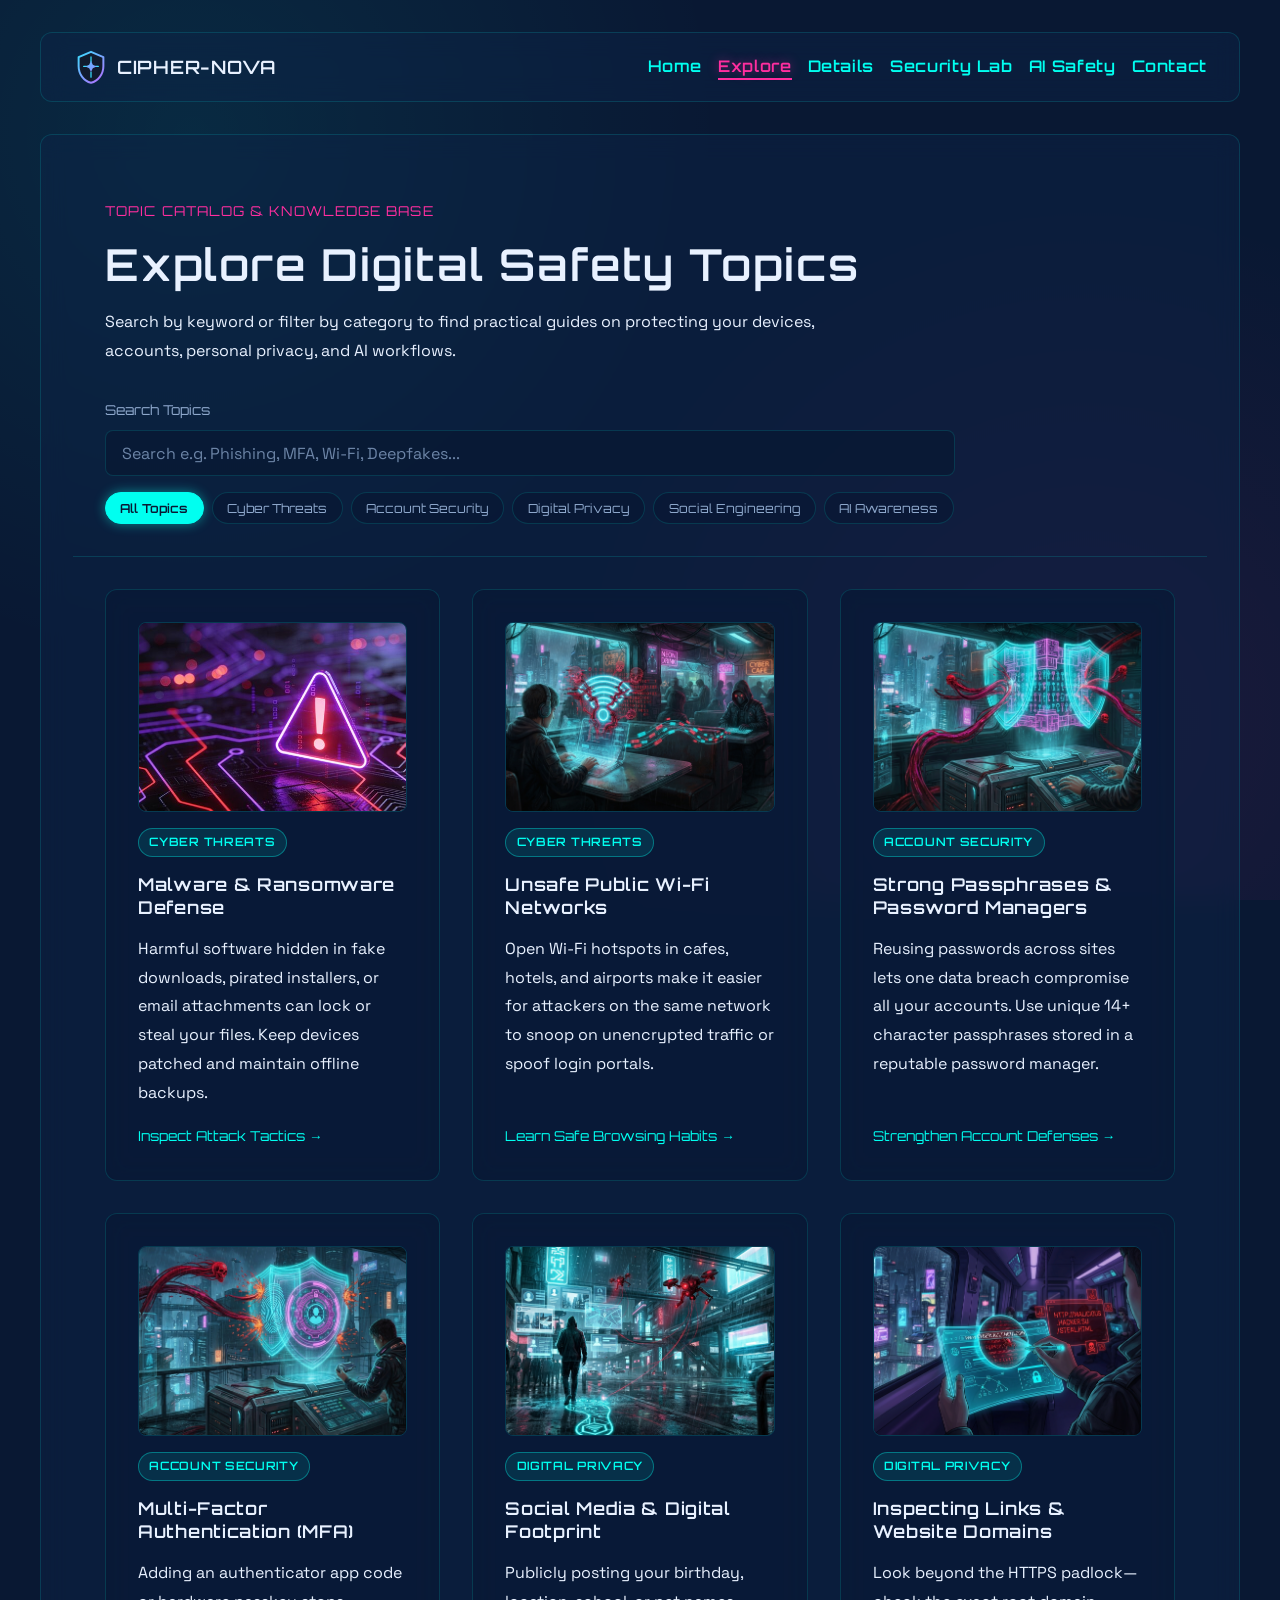
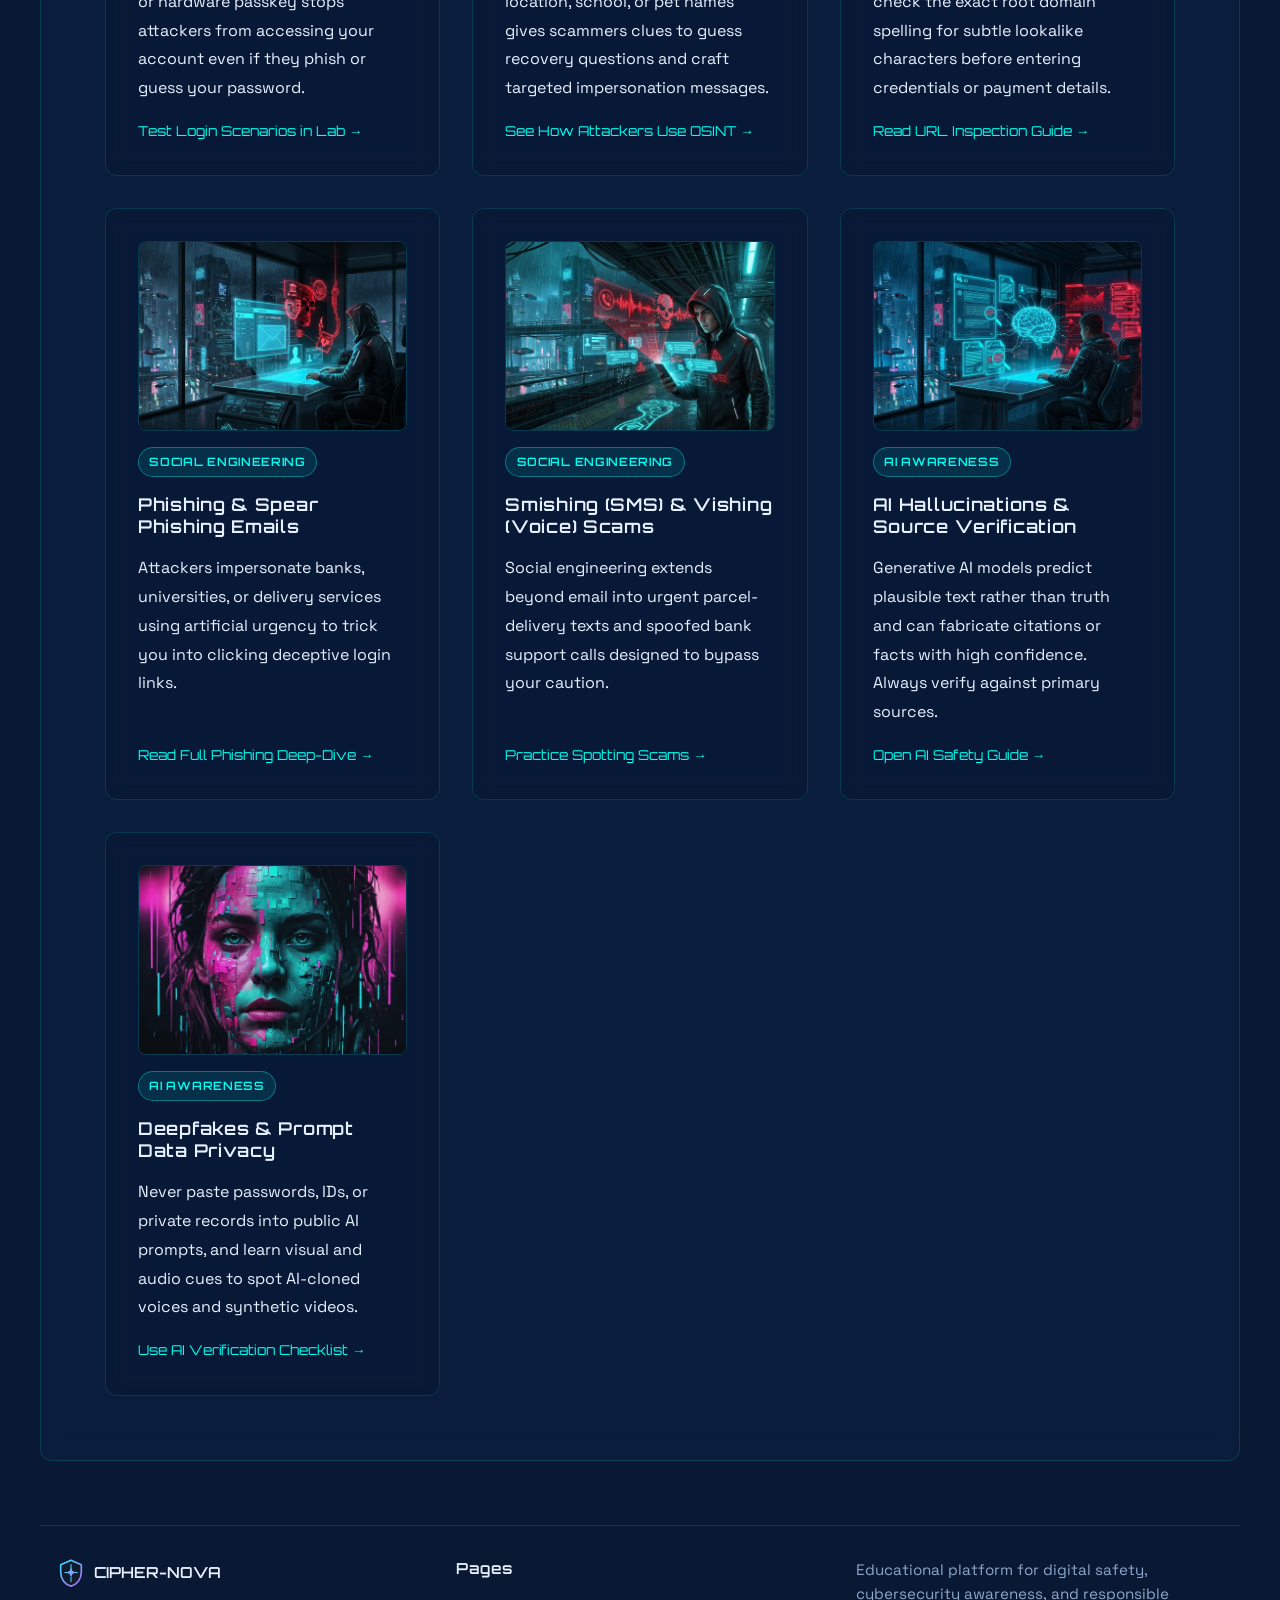
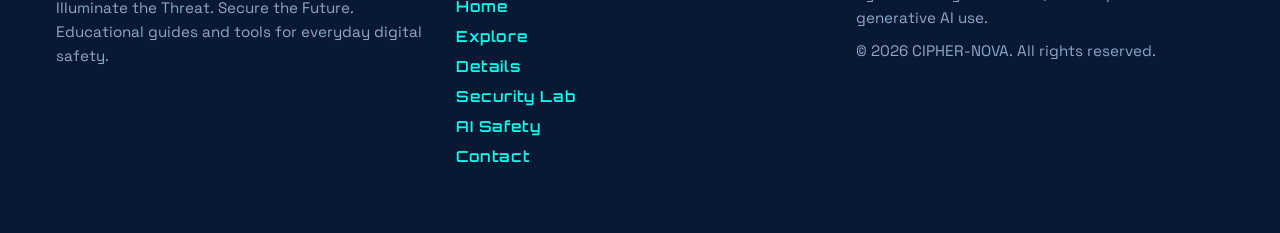
<file: explore.html>
<!doctype html>
<html lang="en">
  <head>
    <meta charset="UTF-8" />
    <meta name="viewport" content="width=device-width, initial-scale=1.0" />
    <meta
      name="description"
      content="Browse and filter CIPHER-NOVA digital safety topics across cyber threats, account security, digital privacy, social engineering, and responsible generative AI."
    />
    <link rel="stylesheet" href="css/global.css">
    <link rel="stylesheet" href="css/components.css">
    <link rel="stylesheet" href="css/explore.css">

    <script src="js/explore.js" defer></script>
    <title>CIPHER-NOVA | Explore Digital Safety Topics</title>
  </head>
  <body>
    <header class="navbar">
      <a href="index.html" aria-label="CIPHER-NOVA Home" class="logo">
        <img
          src="assets/icons/cipher-nova-logo.svg"
          alt="CIPHER-NOVA Shield Logo"
        />
        <span>CIPHER-NOVA</span>
      </a>

      <nav aria-label="Primary Navigation">
        <ul>
          <li><a href="index.html">Home</a></li>
          <li><a href="explore.html" aria-current="page">Explore</a></li>
          <li><a href="details.html">Details</a></li>
          <li><a href="security-lab.html">Security Lab</a></li>
          <li><a href="ai-safety.html">AI Safety</a></li>
          <li><a href="contact.html">Contact</a></li>
        </ul>
      </nav>
    </header>

    <main>
      <section class="explore-hero">
        <p>TOPIC CATALOG &amp; KNOWLEDGE BASE</p>
        <h1>Explore Digital Safety Topics</h1>
        <p>
          Search by keyword or filter by category to find practical guides on
          protecting your devices, accounts, personal privacy, and AI workflows.
        </p>

        <div class="filter-controls" role="search">
          <div class="search-bar">
            <label for="searchInput">Search Topics</label>
            <input
              type="search"
              id="searchInput"
              name="search"
              placeholder="Search e.g. Phishing, MFA, Wi-Fi, Deepfakes..."
              autocomplete="off"
            />
          </div>

          <div
            class="filter-buttons"
            role="group"
            aria-label="Filter topics by category"
          >
            <button
              type="button"
              class="filter-btn active"
              data-category="all"
              aria-pressed="true"
            >
              All Topics
            </button>
            <button
              type="button"
              class="filter-btn"
              data-category="cyber-threats"
              aria-pressed="false"
            >
              Cyber Threats
            </button>
            <button
              type="button"
              class="filter-btn"
              data-category="account-security"
              aria-pressed="false"
            >
              Account Security
            </button>
            <button
              type="button"
              class="filter-btn"
              data-category="digital-privacy"
              aria-pressed="false"
            >
              Digital Privacy
            </button>
            <button
              type="button"
              class="filter-btn"
              data-category="social-engineering"
              aria-pressed="false"
            >
              Social Engineering
            </button>
            <button
              type="button"
              class="filter-btn"
              data-category="ai-awareness"
              aria-pressed="false"
            >
              AI Awareness
            </button>
          </div>
        </div>
      </section>

      <section class="catalog-section" aria-label="Digital Safety Topic Cards">
        <div class="card-container" id="topicGrid">
          <article
            class="card"
            data-category="cyber-threats"
            data-keywords="malware ransomware trojan spyware virus downloads attachments backups updates"
          >
            <img
              src="assets/images/cyberthreat.jpg"
              alt="Protected laptop and mobile device with active security shields and software update indicators"
              width="400"
              height="260"
            />
            <span class="badge">Cyber Threats</span>
            <h2>Malware &amp; Ransomware Defense</h2>
            <p>
              Harmful software hidden in fake downloads, pirated installers, or
              email attachments can lock or steal your files. Keep devices
              patched and maintain offline backups.
            </p>
            <a href="details.html">Inspect Attack Tactics &rarr;</a>
          </article>

          <article
            class="card"
            data-category="cyber-threats"
            data-keywords="public wifi hotspot network interception vpn encrypted https cafe airport"
          >
            <img
              src="assets/images/cyberthreatwifi.jpg"
              alt="Protected laptop and mobile device with active security shields and software update indicators"
              width="400"
              height="260"
            />
            <span class="badge">Cyber Threats</span>
            <h2>Unsafe Public Wi-Fi Networks</h2>
            <p>
              Open Wi-Fi hotspots in cafes, hotels, and airports make it easier
              for attackers on the same network to snoop on unencrypted traffic
              or spoof login portals.
            </p>
            <a href="details.html">Learn Safe Browsing Habits &rarr;</a>
          </article>

          <article
            class="card"
            data-category="account-security"
            data-keywords="passwords passphrases password manager credential stuffing reuse logins"
          >
            <img
              src="assets/images/cyberthreatpasswords.jpg"
              alt="Encrypted digital vault with multi-factor authentication key and privacy lock"
              width="400"
              height="260"
            />
            <span class="badge">Account Security</span>
            <h2>Strong Passphrases &amp; Password Managers</h2>
            <p>
              Reusing passwords across sites lets one data breach compromise all
              your accounts. Use unique 14+ character passphrases stored in a
              reputable password manager.
            </p>
            <a href="details.html">Strengthen Account Defenses &rarr;</a>
          </article>

          <article
            class="card"
            data-category="account-security"
            data-keywords="mfa 2fa multi-factor authentication authenticator app passkeys login"
          >
            <img
              src="assets/images/AccountSecuritymultifunctional.jpg"
              alt="Encrypted digital vault with multi-factor authentication key and privacy lock"
              width="400"
              height="260"
            />
            <span class="badge">Account Security</span>
            <h2>Multi-Factor Authentication (MFA)</h2>
            <p>
              Adding an authenticator app code or hardware passkey stops
              attackers from accessing your account even if they phish or guess
              your password.
            </p>
            <a href="security-lab.html">Test Login Scenarios in Lab &rarr;</a>
          </article>

          <article
            class="card"
            data-category="digital-privacy"
            data-keywords="social media oversharing footprint personal data privacy settings tracking"
          >
            <img
              src="assets/images/social.jpg"
              alt="Encrypted digital vault with multi-factor authentication key and privacy lock"
              width="400"
              height="260"
            />
            <span class="badge">Digital Privacy</span>
            <h2>Social Media &amp; Digital Footprint</h2>
            <p>
              Publicly posting your birthday, location, school, or pet names
              gives scammers clues to guess recovery questions and craft
              targeted impersonation messages.
            </p>
            <a href="details.html">See How Attackers Use OSINT &rarr;</a>
          </article>

          <article
            class="card"
            data-category="digital-privacy"
            data-keywords="urls https domain spoofing links browser inspection padlock"
          >
            <img
              src="assets/images/link.jpg"
              alt="Cybersecurity barrier blocking a suspicious phishing message and deceptive link"
              width="400"
              height="260"
            />
            <span class="badge">Digital Privacy</span>
            <h2>Inspecting Links &amp; Website Domains</h2>
            <p>
              Look beyond the HTTPS padlock—check the exact root domain spelling
              for subtle lookalike characters before entering credentials or
              payment details.
            </p>
            <a href="details.html">Read URL Inspection Guide &rarr;</a>
          </article>

          <article
            class="card"
            data-category="social-engineering"
            data-keywords="phishing spear phishing clone phishing emails urgency spoofing credentials"
          >
            <img
              src="assets/images/phishing.jpg"
              alt="Cybersecurity barrier blocking a suspicious phishing message and deceptive link"
              width="400"
              height="260"
            />
            <span class="badge">Social Engineering</span>
            <h2>Phishing &amp; Spear Phishing Emails</h2>
            <p>
              Attackers impersonate banks, universities, or delivery services
              using artificial urgency to trick you into clicking deceptive
              login links.
            </p>
            <a href="details.html">Read Full Phishing Deep-Dive &rarr;</a>
          </article>

          <article
            class="card"
            data-category="social-engineering"
            data-keywords="smishing vishing sms text phone call voice scams social engineering"
          >
            <img
              src="assets/images/sms.jpg"
              alt="Cybersecurity barrier blocking a suspicious phishing message and deceptive link"
              width="400"
              height="260"
            />
            <span class="badge">Social Engineering</span>
            <h2>Smishing (SMS) &amp; Vishing (Voice) Scams</h2>
            <p>
              Social engineering extends beyond email into urgent
              parcel-delivery texts and spoofed bank support calls designed to
              bypass your caution.
            </p>
            <a href="security-lab.html">Practice Spotting Scams &rarr;</a>
          </article>

          <article
            class="card"
            data-category="ai-awareness"
            data-keywords="ai hallucinations fact checking misinformation citations generative ai"
          >
            <img
              src="assets/images/verification.jpg"
              alt="AI neural network and holographic verification shield inspecting digital data streams"
              width="400"
              height="260"
            />
            <span class="badge">AI Awareness</span>
            <h2>AI Hallucinations &amp; Source Verification</h2>
            <p>
              Generative AI models predict plausible text rather than truth and
              can fabricate citations or facts with high confidence. Always
              verify against primary sources.
            </p>
            <a href="ai-safety.html">Open AI Safety Guide &rarr;</a>
          </article>

          <article
            class="card"
            data-category="ai-awareness"
            data-keywords="deepfakes synthetic media prompt privacy confidential data voice cloning"
          >
            <img
              src="assets/images/deeksakes.webp"
              alt="AI neural network and holographic verification shield inspecting digital data streams"
              width="400"
              height="260"
            />
            <span class="badge">AI Awareness</span>
            <h2>Deepfakes &amp; Prompt Data Privacy</h2>
            <p>
              Never paste passwords, IDs, or private records into public AI
              prompts, and learn visual and audio cues to spot AI-cloned voices
              and synthetic videos.
            </p>
            <a href="ai-safety.html">Use AI Verification Checklist &rarr;</a>
          </article>
        </div>

        <div
          id="noResults"
          class="empty-state"
          role="status"
          aria-live="polite"
          hidden
        >
          <h3>No Matching Topics Found</h3>
          <p>
            We couldn't find any safety guides matching your search or filter.
            Try a different keyword or reset all filters.
          </p>
          <button type="button" id="resetFiltersBtn">Reset Filters</button>
        </div>
      </section>
    </main>

    <footer>
      <div>
        <a href="index.html">
          <img
            src="assets/icons/cipher-nova-logo.svg"
            alt="CIPHER-NOVA Shield Logo"
            width="30"
            height="30"
          />
          <span>CIPHER-NOVA</span>
        </a>
        <p>
          Illuminate the Threat. Secure the Future. Educational guides and tools
          for everyday digital safety.
        </p>
      </div>

      <nav aria-label="Footer Navigation">
        <h3>Pages</h3>
        <ul>
          <li><a href="index.html">Home</a></li>
          <li><a href="explore.html">Explore</a></li>
          <li><a href="details.html">Details</a></li>
          <li><a href="security-lab.html">Security Lab</a></li>
          <li><a href="ai-safety.html">AI Safety</a></li>
          <li><a href="contact.html">Contact</a></li>
        </ul>
      </nav>

      <div>
        <p>
          Educational platform for digital safety, cybersecurity awareness, and
          responsible generative AI use.
        </p>
        <p>&copy; 2026 CIPHER-NOVA. All rights reserved.</p>
      </div>
    </footer>
  </body>
</html>
</file>
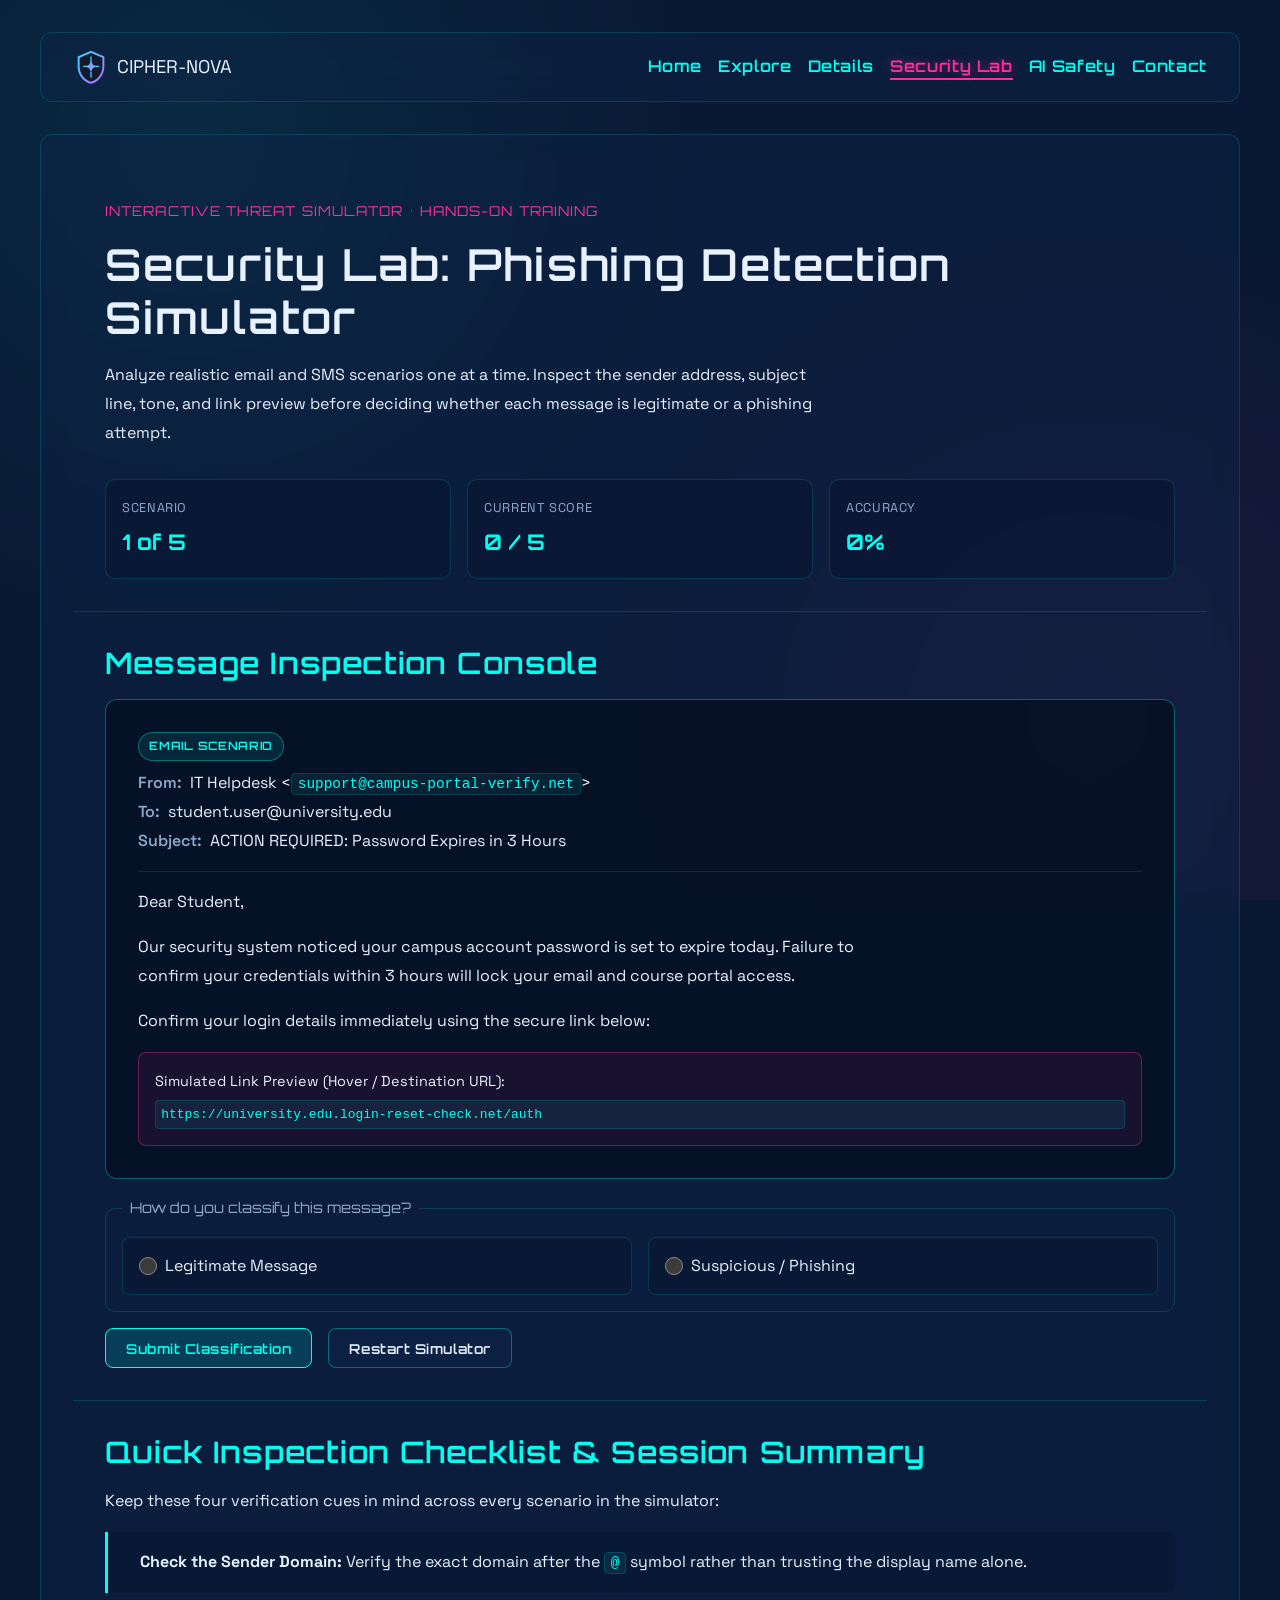
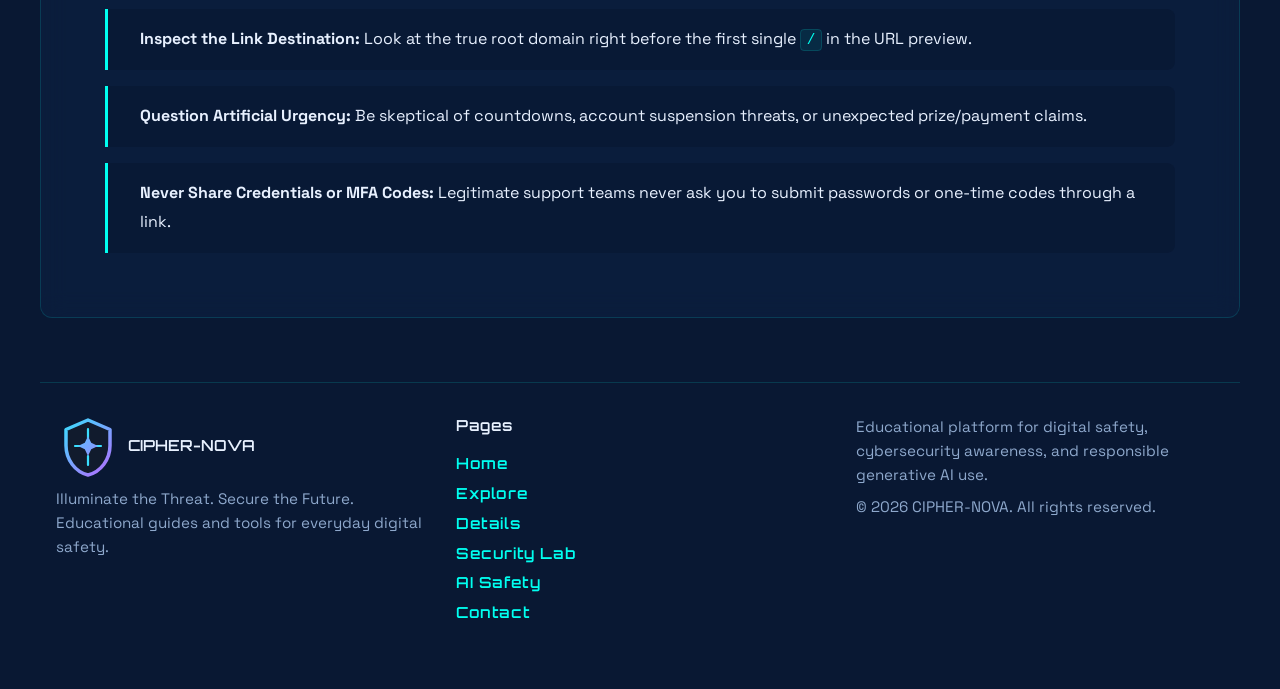
<file: security-lab.html>
<!doctype html>
<html lang="en">
  <head>
    <meta charset="UTF-8" />
    <meta name="viewport" content="width=device-width, initial-scale=1.0" />
    <meta
      name="description"
      content="Test your threat detection skills in the CIPHER-NOVA Phishing Detection Simulator. Inspect realistic email and SMS scenarios, spot red flags, and get instant feedback."
    />
    <link rel="stylesheet" href="css/global.css" />
    <link rel="stylesheet" href="css/components.css" />
    <title>CIPHER-NOVA | Security Lab &amp; Phishing Simulator</title>
  </head>
  <body>
    <header>
      <a href="index.html" aria-label="CIPHER-NOVA Home">
        <img
          src="assets/icons/cipher-nova-logo.svg"
          alt="CIPHER-NOVA Shield Logo"
        />
        <span>CIPHER-NOVA</span>
      </a>

      <nav aria-label="Primary Navigation">
        <ul>
          <li><a href="index.html">Home</a></li>
          <li><a href="explore.html">Explore</a></li>
          <li><a href="details.html">Details</a></li>
          <li>
            <a href="security-lab.html" aria-current="page">Security Lab</a>
          </li>
          <li><a href="ai-safety.html">AI Safety</a></li>
          <li><a href="contact.html">Contact</a></li>
        </ul>
      </nav>
    </header>

    <main>
      <section class="lab1">
        <p>INTERACTIVE THREAT SIMULATOR &bull; HANDS-ON TRAINING</p>
        <h1>Security Lab: Phishing Detection Simulator</h1>
        <p>
          Analyze realistic email and SMS scenarios one at a time. Inspect the
          sender address, subject line, tone, and link preview before deciding
          whether each message is legitimate or a phishing attempt.
        </p>

        <div class="lab-scoreboard" aria-live="polite">
          <div>
            <span>Scenario</span>
            <strong id="scenarioCounter">1 of 5</strong>
          </div>
          <div>
            <span>Current Score</span>
            <strong id="scoreDisplay">0 / 5</strong>
          </div>
          <div>
            <span>Accuracy</span>
            <strong id="accuracyDisplay">0%</strong>
          </div>
        </div>
      </section>

      <section class="lab2" aria-labelledby="simulator-heading">
        <h2 id="simulator-heading">Message Inspection Console</h2>

        <article class="scenario-viewer" id="scenarioCard">
          <header class="message-header">
            <span class="channel-badge" id="messageChannel"
              >Email Scenario</span
            >
            <dl class="message-meta">
              <div>
                <dt>From:</dt>
                <dd id="messageSender">
                  IT Helpdesk
                  &lt;<code>support@campus-portal-verify.net</code>&gt;
                </dd>
              </div>
              <div>
                <dt>To:</dt>
                <dd id="messageRecipient">student.user@university.edu</dd>
              </div>
              <div>
                <dt>Subject:</dt>
                <dd id="messageSubject">
                  ACTION REQUIRED: Password Expires in 3 Hours
                </dd>
              </div>
            </dl>
          </header>

          <div class="message-body" id="messageBody">
            <p>Dear Student,</p>
            <p>
              Our security system noticed your campus account password is set to
              expire today. Failure to confirm your credentials within 3 hours
              will lock your email and course portal access.
            </p>
            <p>
              Confirm your login details immediately using the secure link
              below:
            </p>
          </div>

          <div class="link-preview-box">
            <span>Simulated Link Preview (Hover / Destination URL):</span>
            <code id="messageLinkPreview">
              https://university.edu.login-reset-check.net/auth
            </code>
          </div>
        </article>

        <form id="classificationForm" class="decision-panel">
          <fieldset>
            <legend>How do you classify this message?</legend>

            <label class="choice-option" for="choiceLegitimate">
              <input
                type="radio"
                id="choiceLegitimate"
                name="verdict"
                value="legitimate"
                required
              />
              <span>Legitimate Message</span>
            </label>

            <label class="choice-option" for="choicePhishing">
              <input
                type="radio"
                id="choicePhishing"
                name="verdict"
                value="phishing"
              />
              <span>Suspicious / Phishing</span>
            </label>
          </fieldset>

          <div class="decision-actions">
            <button type="submit" id="submitVerdictBtn">
              Submit Classification
            </button>
            <button type="button" id="nextScenarioBtn" hidden>
              Next Scenario &rarr;
            </button>
            <button type="button" id="resetLabBtn">Restart Simulator</button>
          </div>
        </form>

        <div
          id="diagnosticFeedback"
          class="feedback-panel"
          role="status"
          aria-live="polite"
          hidden
        >
          <h3 id="feedbackHeading">Diagnostic Verdict</h3>
          <p id="feedbackSummary"></p>
          <ul id="feedbackClues"></ul>
        </div>
      </section>

      <section
        class="lab3"
        id="labSummarySection"
        aria-labelledby="summary-heading"
      >
        <h2 id="summary-heading">
          Quick Inspection Checklist &amp; Session Summary
        </h2>
        <p>
          Keep these four verification cues in mind across every scenario in the
          simulator:
        </p>

        <ul>
          <li>
            <strong>Check the Sender Domain:</strong> Verify the exact domain
            after the <code>@</code> symbol rather than trusting the display
            name alone.
          </li>
          <li>
            <strong>Inspect the Link Destination:</strong> Look at the true root
            domain right before the first single <code>/</code> in the URL
            preview.
          </li>
          <li>
            <strong>Question Artificial Urgency:</strong> Be skeptical of
            countdowns, account suspension threats, or unexpected prize/payment
            claims.
          </li>
          <li>
            <strong>Never Share Credentials or MFA Codes:</strong> Legitimate
            support teams never ask you to submit passwords or one-time codes
            through a link.
          </li>
        </ul>

        <div id="finalResultsCard" hidden>
          <h3>Simulation Complete</h3>
          <p id="finalScoreText"></p>
          <a href="details.html">Review Phishing Red Flags Guide</a>
          <a href="ai-safety.html">Continue to AI Safety Guide</a>
        </div>
      </section>
    </main>

    <footer>
      <div>
        <a href="index.html">
          <img
            src="assets/icons/cipher-nova-logo.svg"
            alt="CIPHER-NOVA Shield Logo"
          />
          <span>CIPHER-NOVA</span>
        </a>
        <p>
          Illuminate the Threat. Secure the Future. Educational guides and tools
          for everyday digital safety.
        </p>
      </div>

      <nav aria-label="Footer Navigation">
        <h3>Pages</h3>
        <ul>
          <li><a href="index.html">Home</a></li>
          <li><a href="explore.html">Explore</a></li>
          <li><a href="details.html">Details</a></li>
          <li><a href="security-lab.html">Security Lab</a></li>
          <li><a href="ai-safety.html">AI Safety</a></li>
          <li><a href="contact.html">Contact</a></li>
        </ul>
      </nav>

      <div>
        <p>
          Educational platform for digital safety, cybersecurity awareness, and
          responsible generative AI use.
        </p>
        <p>&copy; 2026 CIPHER-NOVA. All rights reserved.</p>
      </div>
    </footer>
  </body>
</html>
</file>
<file: css/global.css>
@import url("https://fonts.googleapis.com/css2?family=Orbitron:wght@400..900&family=Space+Grotesk:wght@300..700&display=swap");

*,
*::before,
*::after {
  margin: 0;
  padding: 0;
  box-sizing: border-box;
}

:root {
  --bg-dark: #091833;
  --bg-darkblue: #0f2447;
  --bg-glass: rgba(15, 36, 71, 0.45);
  --bg-panel: rgba(9, 24, 51, 0.65);
  --neon-cyan: #00fff0;
  --neon-pink: #ff2e9f;
  --neon-purple: #b829ff;
  --neon-yellow: #fcee0a;
  --text-base: #e8f1ff;
  --text-gray: #8ea8cc;

  --border-light: rgba(0, 255, 240, 0.14);
  --border-strong: rgba(0, 255, 240, 0.35);
  --glow-cyan: 0 0 12px rgba(0, 255, 240, 0.45);
  --glow-pink: 0 0 12px rgba(255, 46, 159, 0.45);
  --glow-yellow: 0 0 12px rgba(252, 238, 10, 0.4);

  --tiny: 0.5rem;
  --small: 1rem;
  --base: 2rem;
  --large: 4rem;

  --font-highlights: "Orbitron", sans-serif;
  --font-base: "Space Grotesk", sans-serif;
  --font-mono: ui-monospace, SFMono-Regular, Menlo, Monaco, Consolas, monospace;
  --font-regular: 400;
  --font-bold: 600;
}

[hidden] {
  display: none !important;
}

html {
  scroll-behavior: smooth;
  color-scheme: dark;
}

body {
  min-height: 100vh;
  padding: clamp(var(--small), 3vw, var(--base));
  background:
    radial-gradient(
      circle at 15% 15%,
      rgba(0, 255, 240, 0.08),
      transparent 40%
    ),
    radial-gradient(
      circle at 85% 80%,
      rgba(255, 46, 159, 0.08),
      transparent 40%
    ),
    var(--bg-dark);
  background-attachment: fixed;
  color: var(--text-base);
  font-family: var(--font-base);
  font-weight: var(--font-regular);
  line-height: 1.6;
  -webkit-font-smoothing: antialiased;
}

h1,
h2,
h3,
nav,
.logo {
  font-family: var(--font-highlights);
  font-weight: var(--font-bold);
  letter-spacing: 0.04em;
}

h1 {
  font-size: clamp(1.75rem, 4vw, 2.75rem);
  line-height: 1.2;
}

h2 {
  font-size: clamp(1.35rem, 2.5vw, 1.85rem);
  line-height: 1.3;
  color: var(--neon-cyan);
}

h3 {
  font-size: 1.15rem;
  line-height: 1.4;
}

p {
  max-width: 72ch;
}

main {
  max-width: 1200px;
  margin: clamp(var(--small), 3vw, var(--base)) auto
    clamp(var(--base), 5vw, var(--large));
  padding: clamp(var(--small), 4vw, var(--base));
  background-color: var(--bg-glass);
  -webkit-backdrop-filter: blur(12px);
  backdrop-filter: blur(12px);
  border: 1px solid var(--border-light);
  border-radius: 12px;
  line-height: 1.8;
}

section {
  display: flex;
  flex-direction: column;
  gap: var(--small);
  padding: clamp(var(--small), 3vw, var(--base));
}

section + section {
  border-top: 1px solid var(--border-light);
}

ol,
ul {
  list-style: none;
}

code {
  font-family: var(--font-mono);
  font-size: 0.9em;
  padding: 0.15em 0.4em;
  background: rgba(0, 255, 240, 0.08);
  border: 1px solid var(--border-light);
  border-radius: 4px;
  color: var(--neon-cyan);
  word-break: break-word;
}

a {
  color: var(--neon-cyan);
  text-decoration: none;
  transition:
    color 0.3s ease,
    text-shadow 0.3s ease;
}

a:hover,
a:focus-visible {
  color: var(--neon-pink);
  text-shadow: var(--glow-pink);
}

a:focus-visible,
button:focus-visible,
input:focus-visible,
select:focus-visible,
textarea:focus-visible {
  outline: 2px solid var(--neon-pink);
  outline-offset: 3px;
  border-radius: 4px;
}

footer {
  max-width: 1200px;
  margin: 0 auto;
  padding: var(--base) var(--small);
  border-top: 1px solid var(--border-light);
  display: grid;
  grid-template-columns: repeat(auto-fit, minmax(220px, 1fr));
  gap: var(--base);
  color: var(--text-gray);
  font-size: 0.95rem;
}

footer > div,
footer > nav {
  display: flex;
  flex-direction: column;
  gap: var(--tiny);
}

footer > div:first-child > a {
  display: inline-flex;
  align-items: center;
  gap: var(--tiny);
  font-family: var(--font-highlights);
  font-weight: var(--font-bold);
  color: var(--text-base);
}

footer h3 {
  font-size: 0.95rem;
  color: var(--text-base);
  margin-bottom: var(--tiny);
}

footer ul {
  display: flex;
  flex-direction: column;
  gap: 0.35rem;
}
</file>
<file: css/components.css>
.navbar,
body > header {
  max-width: 1200px;
  margin: 0 auto var(--base);
  padding: var(--small) clamp(var(--small), 3vw, var(--base));
  background: var(--bg-glass);
  -webkit-backdrop-filter: blur(12px);
  backdrop-filter: blur(12px);
  border: 1px solid var(--border-light);
  border-radius: 12px;
  display: flex;
  flex-wrap: wrap;
  justify-content: space-between;
  align-items: center;
  gap: var(--small);
}

.navbar .logo,
body > header > a:first-child {
  display: inline-flex;
  align-items: center;
  gap: var(--tiny);
  flex-shrink: 0;
  color: var(--text-base);
  font-size: 1.15rem;
}

.navbar .logo img,
body > header > a:first-child img {
  width: 36px;
  height: 36px;
  display: block;
}

.navbar .logo span,
body > header > a:first-child span {
  white-space: nowrap;
}

.navbar nav,
body > header nav {
  display: flex;
  flex: 1;
  justify-content: flex-end;
}

.navbar nav ul,
body > header nav ul {
  display: flex;
  flex-wrap: wrap;
  justify-content: flex-end;
  align-items: center;
  gap: var(--small);
}

.navbar nav a[aria-current="page"],
body > header nav a[aria-current="page"] {
  color: var(--neon-pink);
  text-shadow: var(--glow-pink);
  border-bottom: 2px solid var(--neon-pink);
  padding-bottom: 2px;
}

.hero,
.explore-hero,
.details-hero,
.lab1 {
  display: flex;
  flex-direction: column;
  gap: var(--small);
}

.hero > p:first-child,
.explore-hero > p:first-child,
.details-hero > p:first-child,
.lab1 > p:first-child {
  font-family: var(--font-highlights);
  font-size: 0.85rem;
  letter-spacing: 0.08em;
  color: var(--neon-pink);
}

.hero > div {
  display: flex;
  flex-wrap: wrap;
  gap: var(--small);
  margin-top: var(--tiny);
}

.hero img,
.details-hero img {
  display: block;
  width: 100%;
  max-height: 450px;
  margin-top: var(--small);
  border-radius: 10px;
  border: 1px solid var(--border-light);
  object-fit: cover;
}

.btn,
.hero > div a,
.next-steps-cta a,
#finalResultsCard a,
.decision-actions button,
#resetFiltersBtn {
  display: inline-flex;
  align-items: center;
  justify-content: center;
  gap: var(--tiny);
  padding: 0.65rem 1.25rem;
  border-radius: 8px;
  color: var(--text-base);
  font-family: var(--font-highlights);
  font-size: 0.85rem;
  font-weight: var(--font-bold);
  letter-spacing: 0.04em;
  text-decoration: none;
  background: var(--bg-glass);
  border: 1px solid var(--border-strong);
  -webkit-backdrop-filter: blur(12px);
  backdrop-filter: blur(12px);
  cursor: pointer;
  transition:
    transform 0.2s ease,
    border-color 0.2s ease,
    box-shadow 0.2s ease,
    color 0.2s ease;
}

.btn:hover,
.hero > div a:hover,
.next-steps-cta a:hover,
#finalResultsCard a:hover,
.decision-actions button:hover,
#resetFiltersBtn:hover {
  transform: translateY(-2px);
  color: var(--neon-cyan);
  border-color: var(--neon-cyan);
  box-shadow: var(--glow-cyan);
  text-shadow: none;
}

.btn:active,
.decision-actions button:active {
  transform: translateY(0);
}

button[type="submit"] {
  background: rgba(0, 255, 240, 0.14);
  border-color: var(--neon-cyan);
  color: var(--neon-cyan);
}

button[type="submit"]:hover {
  background: rgba(0, 255, 240, 0.24);
}

.badge,
.channel-badge,
.featured article > span:first-child {
  display: inline-block;
  width: fit-content;
  padding: 0.2rem 0.65rem;
  border-radius: 999px;
  font-family: var(--font-highlights);
  font-size: 0.72rem;
  font-weight: var(--font-bold);
  letter-spacing: 0.06em;
  text-transform: uppercase;
  color: var(--neon-cyan);
  background: rgba(0, 255, 240, 0.1);
  border: 1px solid var(--border-strong);
}

.flag-tag {
  display: inline-block;
  margin-left: 0.35rem;
  padding: 0.1rem 0.5rem;
  border-radius: 4px;
  font-family: var(--font-highlights);
  font-size: 0.72rem;
  color: var(--neon-pink);
  background: rgba(255, 46, 159, 0.12);
  border: 1px solid rgba(255, 46, 159, 0.4);
}

.card-container,
.variants-grid,
.featured,
.purpose ol,
.lifecycle-steps {
  display: grid;
  grid-template-columns: repeat(auto-fit, minmax(260px, 1fr));
  gap: var(--base);
}

.featured > h2,
.featured > p {
  grid-column: 1 / -1;
}

.card,
.variant-card,
.featured article,
.intro article,
.purpose li,
.lifecycle-steps li {
  display: flex;
  flex-direction: column;
  gap: var(--small);
  padding: var(--base);
  background: var(--bg-panel);
  -webkit-backdrop-filter: blur(12px);
  backdrop-filter: blur(12px);
  border: 1px solid var(--border-light);
  border-radius: 12px;
  transition:
    transform 0.3s ease,
    border-color 0.3s ease,
    box-shadow 0.3s ease;
}

.card:hover,
.variant-card:hover,
.featured article:hover,
.intro article:hover,
.purpose li:hover,
.lifecycle-steps li:hover {
  transform: translateY(-4px);
  border-color: var(--neon-cyan);
  box-shadow: var(--glow-cyan);
}

.card img {
  width: 100%;
  height: 190px;
  object-fit: cover;
  border-radius: 8px;
  border: 1px solid var(--border-light);
}

.card a,
.featured article a {
  margin-top: auto;
  font-family: var(--font-highlights);
  font-size: 0.85rem;
}

.filter-controls {
  display: flex;
  flex-direction: column;
  gap: var(--small);
  margin-top: var(--small);
}

.search-bar {
  display: flex;
  flex-direction: column;
  gap: var(--tiny);
}

.search-bar label {
  font-family: var(--font-highlights);
  font-size: 0.85rem;
  color: var(--text-gray);
}

.search-bar input,
.input,
.textarea,
.select {
  width: 100%;
  padding: 0.7rem var(--small);
  background: rgba(9, 24, 51, 0.75);
  border: 1px solid var(--border-light);
  border-radius: 8px;
  color: var(--text-base);
  font-family: var(--font-base);
  font-size: 1rem;
  transition:
    border-color 0.3s ease,
    box-shadow 0.3s ease;
}

.search-bar input::placeholder,
.input::placeholder,
.textarea::placeholder {
  color: var(--text-gray);
  opacity: 0.75;
}

.search-bar input:focus,
.input:focus,
.textarea:focus,
.select:focus {
  outline: none;
  background: var(--bg-darkblue);
  border-color: var(--neon-cyan);
  box-shadow: var(--glow-cyan);
}

.filter-buttons {
  display: flex;
  flex-wrap: wrap;
  gap: var(--tiny);
}

.filter-btn {
  padding: 0.45rem 0.9rem;
  border-radius: 999px;
  background: var(--bg-panel);
  border: 1px solid var(--border-light);
  color: var(--text-gray);
  font-family: var(--font-highlights);
  font-size: 0.78rem;
  cursor: pointer;
  transition: all 0.25s ease;
}

.filter-btn:hover {
  color: var(--text-base);
  border-color: var(--neon-cyan);
}

.filter-btn.active,
.filter-btn[aria-pressed="true"] {
  color: var(--bg-dark);
  background: var(--neon-cyan);
  border-color: var(--neon-cyan);
  box-shadow: var(--glow-cyan);
  font-weight: var(--font-bold);
}

.empty-state {
  padding: var(--base);
  text-align: center;
  background: var(--bg-panel);
  border: 1px dashed var(--border-strong);
  border-radius: 12px;
  display: flex;
  flex-direction: column;
  align-items: center;
  gap: var(--small);
}

.warning-signs-section ul,
.prevention-section ul,
.lab3 ul {
  display: flex;
  flex-direction: column;
  gap: var(--small);
}

.warning-signs-section li,
.prevention-section li,
.lab3 li {
  padding: var(--small) var(--base);
  background: var(--bg-panel);
  border-left: 3px solid var(--neon-cyan);
  border-radius: 0 8px 8px 0;
}

.warning-signs-section li {
  border-left-color: var(--neon-pink);
}

.sample-message,
.scenario-viewer {
  display: flex;
  flex-direction: column;
  gap: var(--small);
  padding: var(--base);
  background: rgba(6, 16, 36, 0.85);
  border: 1px solid var(--border-strong);
  border-radius: 12px;
}

.sample-meta,
.message-header {
  padding-bottom: var(--small);
  border-bottom: 1px solid var(--border-light);
  display: flex;
  flex-direction: column;
  gap: var(--tiny);
}

.message-meta div {
  display: flex;
  flex-wrap: wrap;
  gap: var(--tiny);
}

.message-meta dt {
  font-weight: var(--font-bold);
  color: var(--text-gray);
}

.sample-body,
.message-body {
  display: flex;
  flex-direction: column;
  gap: var(--small);
}

.link-preview-box {
  padding: var(--small);
  background: rgba(255, 46, 159, 0.08);
  border: 1px solid rgba(255, 46, 159, 0.35);
  border-radius: 8px;
  display: flex;
  flex-direction: column;
  gap: 0.35rem;
  font-size: 0.9rem;
}

.lab-scoreboard {
  display: grid;
  grid-template-columns: repeat(auto-fit, minmax(150px, 1fr));
  gap: var(--small);
  margin-top: var(--small);
}

.lab-scoreboard > div {
  padding: var(--small);
  background: var(--bg-panel);
  border: 1px solid var(--border-light);
  border-radius: 10px;
  display: flex;
  flex-direction: column;
  gap: 0.25rem;
}

.lab-scoreboard span {
  font-size: 0.8rem;
  color: var(--text-gray);
  text-transform: uppercase;
  letter-spacing: 0.05em;
}

.lab-scoreboard strong {
  font-family: var(--font-highlights);
  font-size: 1.35rem;
  color: var(--neon-cyan);
}

.decision-panel {
  display: flex;
  flex-direction: column;
  gap: var(--small);
}

.decision-panel fieldset {
  border: 1px solid var(--border-light);
  border-radius: 10px;
  padding: var(--small);
  display: flex;
  flex-wrap: wrap;
  gap: var(--small);
}

.decision-panel legend {
  padding: 0 var(--tiny);
  font-family: var(--font-highlights);
  font-size: 0.9rem;
  color: var(--text-gray);
}

.choice-option {
  flex: 1 1 200px;
  display: flex;
  align-items: center;
  gap: var(--tiny);
  padding: 0.85rem var(--small);
  background: var(--bg-panel);
  border: 1px solid var(--border-light);
  border-radius: 8px;
  cursor: pointer;
  transition:
    border-color 0.25s ease,
    box-shadow 0.25s ease;
}

.choice-option:hover {
  border-color: var(--neon-cyan);
}

.choice-option:has(input:checked) {
  border-color: var(--neon-cyan);
  background: rgba(0, 255, 240, 0.1);
  box-shadow: var(--glow-cyan);
}

.choice-option input[type="radio"] {
  accent-color: var(--neon-cyan);
  width: 1.1rem;
  height: 1.1rem;
}

.decision-actions,
.next-steps-cta > div,
#finalResultsCard {
  display: flex;
  flex-wrap: wrap;
  gap: var(--small);
  align-items: center;
}

.next-steps-cta,
.feedback-panel,
#finalResultsCard {
  padding: var(--base);
  background: var(--bg-panel);
  border: 1px solid var(--neon-cyan);
  border-radius: 12px;
  box-shadow: var(--glow-cyan);
  display: flex;
  flex-direction: column;
  align-items: flex-start;
  gap: var(--small);
}

.feedback-panel ul {
  list-style: disc;
  padding-left: 1.25rem;
  display: flex;
  flex-direction: column;
  gap: 0.4rem;
}
</file>
<file: css/contact.css>
#feedback-form {
  display: grid;
  grid-template-columns: repeat(2, minmax(0, 1fr));
  gap: 1.1rem 1.5rem;
  max-width: 52rem;
  padding: clamp(1rem, 3vw, 2rem);
  background: var(--bg-panel);
  border: 1px solid var(--border-strong);
  border-radius: 12px;
}

#feedback-form > div {
  display: grid;
  align-content: start;
  gap: 0.4rem;
  min-width: 0;
}

#feedback-form > div:has(> #message, > #consent),
#feedback-form > button {
  grid-column: 1 / -1;
}

/* ---------- labels and fields ---------- */
#feedback-form label {
  font-weight: var(--font-bold);
}

#feedback-form :is(input:not([type="checkbox"]), select, textarea) {
  width: 100%;
  min-height: 3rem;
  padding: 0.7rem 0.9rem;
  background: var(--bg-dark);
  color: var(--text-base);
  border: 1px solid var(--border-strong);
  border-radius: 8px;
  font: inherit;
  line-height: 1.4;
}

#feedback-form textarea {
  height: 7.5rem;
  resize: vertical;
}

#feedback-form p {
  font-size: 0.85rem;
  line-height: 1.4;
  color: var(--text-gray);
}

#feedback-form p:empty {
  display: none;
}

#feedback-form p[id$="-error"] {
  color: #ff7fc0;
  font-weight: var(--font-bold);
}

#feedback-form > div:has(> #consent) {
  grid-template-columns: auto 1fr;
  align-items: start;
  column-gap: 0.8rem;
}

#consent {
  width: 1.3rem;
  height: 1.3rem;
  accent-color: var(--neon-cyan);
}

#feedback-form label[for="consent"] {
  font-weight: var(--font-regular);
  cursor: pointer;
}

#consent-error {
  grid-column: 2;
}

#feedback-form > button {
  justify-self: start;
  min-width: 16rem;
  min-height: 3.3rem;
  padding: 0.8rem 2rem;
  background: var(--neon-cyan);
  color: var(--bg-dark);
  border: 2px solid var(--neon-cyan);
  border-radius: 8px;
  font: var(--font-bold) 1rem var(--font-highlights);
  letter-spacing: 0.06em;
  text-transform: uppercase;
  cursor: pointer;
}

/* ---------- neon hover (same effect as .featured article) ---------- */
#feedback-form,
#feedback-form :is(input:not([type="checkbox"]), select, textarea),
#feedback-form > button {
  transition: transform 0.3s ease, border-color 0.3s ease,
              box-shadow 0.3s ease, background 0.3s ease;
}

#feedback-form:hover,
#feedback-form :is(input:not([type="checkbox"]), select, textarea):hover,
#feedback-form :is(input:not([type="checkbox"]), select, textarea):focus {
  border-color: var(--neon-cyan);
  box-shadow: var(--glow-cyan);
}

#feedback-form > button:hover {
  background: var(--text-base);
  border-color: var(--text-base);
  transform: translateY(-4px);
  box-shadow: var(--glow-cyan);
}

/* errors stay pink - keep this AFTER the hover rules */
#feedback-form :is(input, select, textarea)[aria-invalid="true"],
#feedback-form :is(input, select, textarea)[aria-invalid="true"]:is(:hover, :focus) {
  border-color: var(--neon-pink);
  box-shadow: var(--glow-pink);
}

#form-status:not(:empty) {
  max-width: 52rem;
  padding: 0.9rem 1.2rem;
  background: var(--bg-panel);
  border: 2px solid var(--border-strong);
  border-radius: 8px;
  font-weight: var(--font-bold);
}

/* empty live region stays for screen readers but takes no space */
#form-status:empty {
  position: absolute;
  width: 1px;
  height: 1px;
  overflow: hidden;
  clip-path: inset(50%);
}

#form-status[data-state="error"] {
  border-color: var(--neon-pink);
  color: #ff7fc0;
}

#form-status[data-state="success"] {
  border-color: #35d69a;
  color: #35d69a;
}

/* ---------- small screens ---------- */
@media (max-width: 40rem) {
  #feedback-form {
    grid-template-columns: minmax(0, 1fr);
  }

  #feedback-form > button {
    width: 100%;
    justify-self: stretch;
    min-width: 0;
  }
}
</file>
<file: css/explore.css>
/* 1. Card titles: global h2 is page-title size, too big inside a card */
.card h2 {
  font-size: 1.1rem;
  color: var(--text-base);
}

/* 3. Stop the grid overflowing on small phones */
#topicGrid {
  grid-template-columns: repeat(auto-fit, minmax(min(260px, 100%), 1fr));
}

/* 4. Less padding inside cards on phones */
@media (max-width: 480px) {
  .card {
    padding: var(--small);
  }
}

/* keep search box from stretching too wide*/
.search-bar {
  max-width: 850px;
}
</file>
